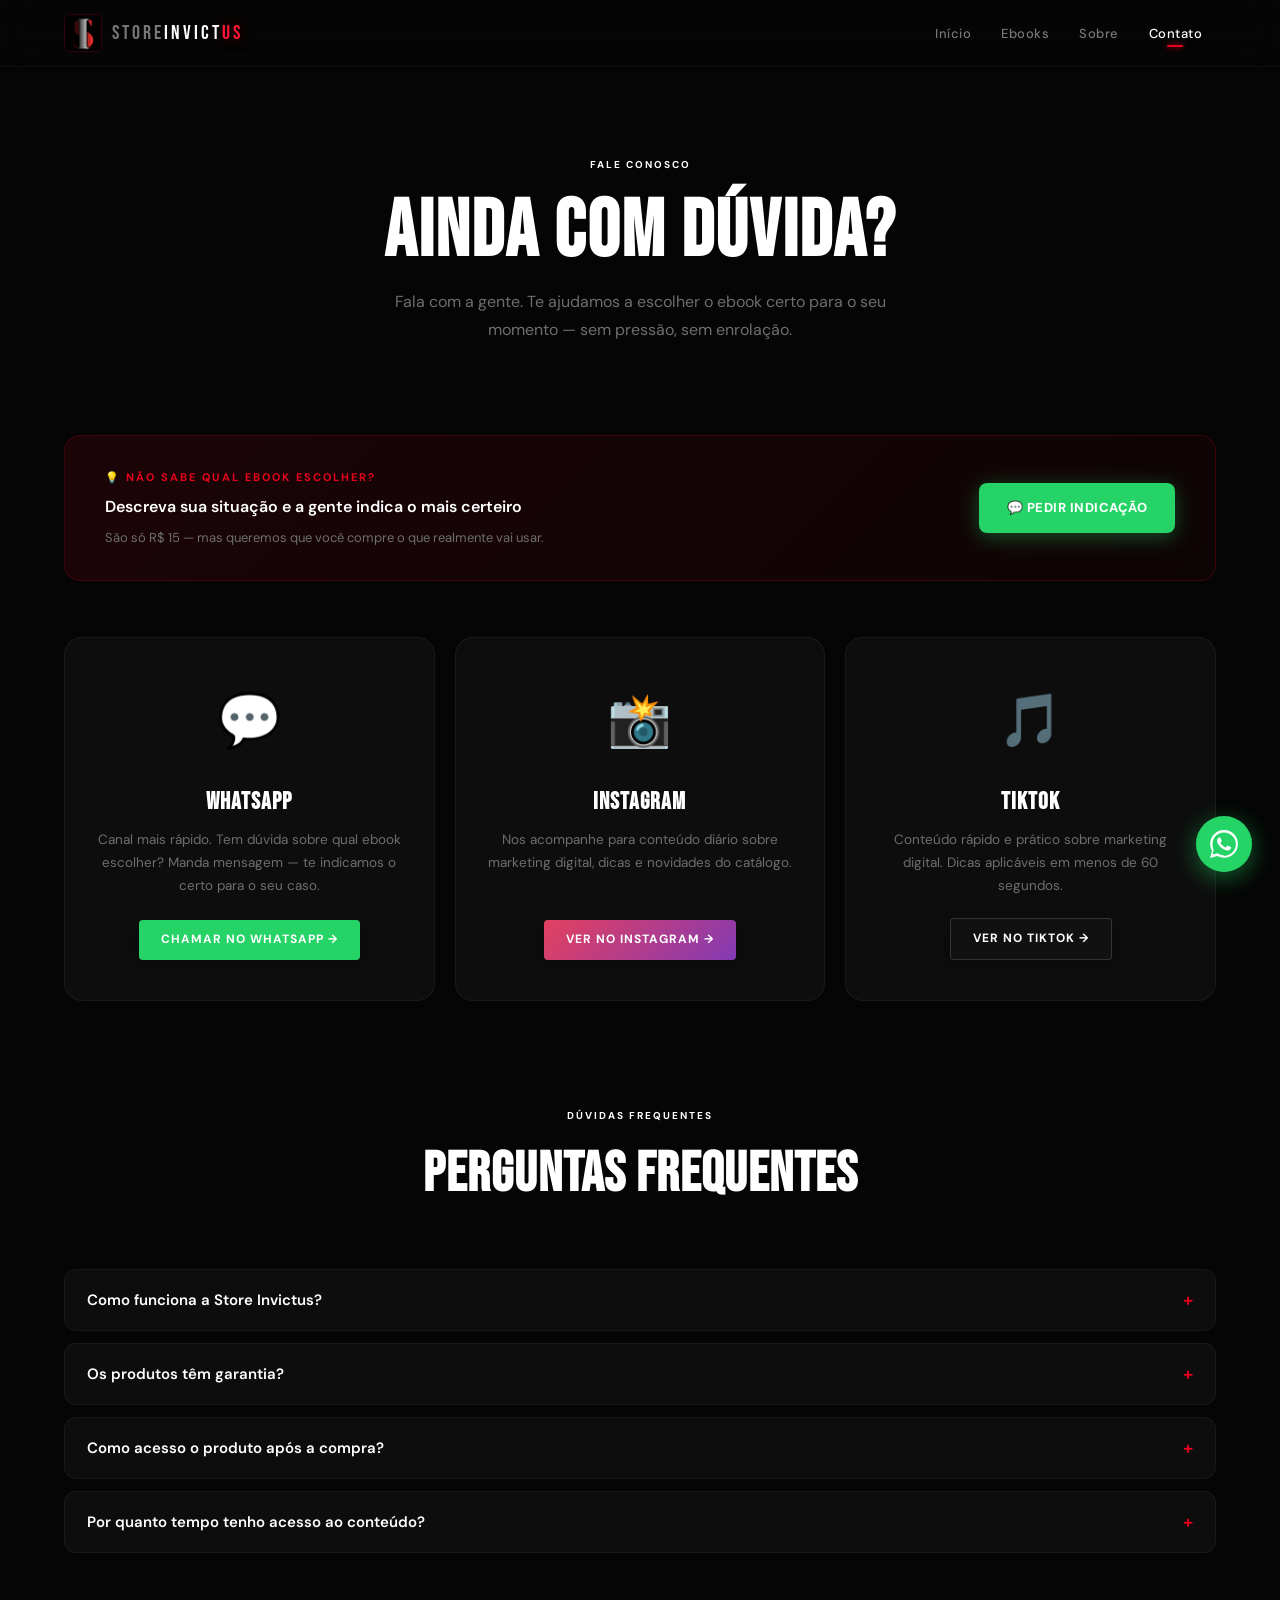
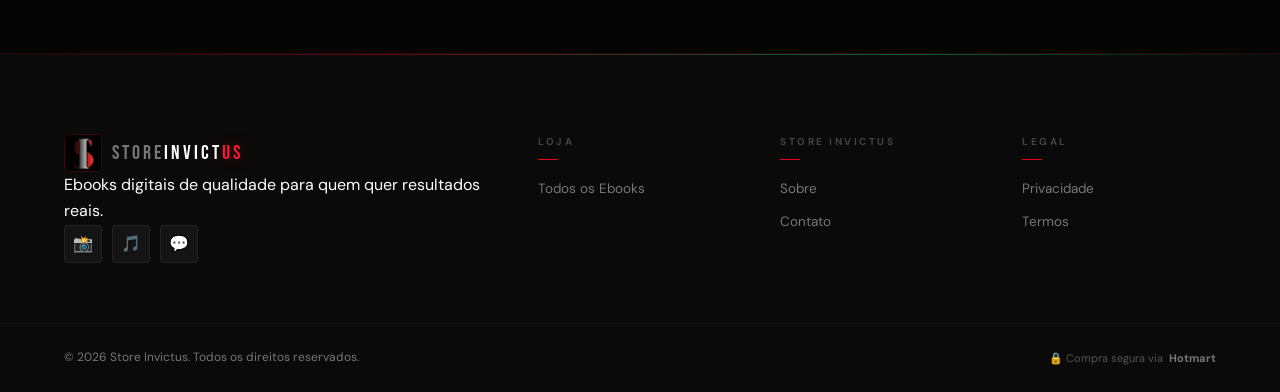
<file: contato.html>
<!DOCTYPE html>
<html lang="pt-BR">
<head>
  <meta charset="UTF-8"/>
  <meta name="viewport" content="width=device-width,initial-scale=1.0"/>
  <title>Contato | Store Invictus</title>
  <link rel="icon" type="image/png" sizes="32x32" href="assets/img/logo.png">
  <meta name="theme-color" content="#E8001D">
  <meta name="description" content="Entre em contato com a Store Invictus pelo WhatsApp ou Instagram. Respondemos rápido.">
  <meta name="robots" content="index, follow">
  <link rel="canonical" href="https://storeinvictus.com.br/contato.html">
  <meta property="og:type" content="website">
  <meta property="og:url" content="https://storeinvictus.com.br/contato.html">
  <meta property="og:title" content="Contato | Store Invictus">
  <meta property="og:description" content="Entre em contato com a Store Invictus. Respondemos pelo WhatsApp rapidamente.">
  <meta property="og:image" content="https://storeinvictus.com.br/assets/img/logo.png">
  <meta property="og:locale" content="pt_BR">
  <link rel="preconnect" href="https://fonts.googleapis.com">
  <link rel="preconnect" href="https://fonts.gstatic.com" crossorigin>
  <link href="https://fonts.googleapis.com/css2?family=Bebas+Neue&family=DM+Sans:wght@300;400;500;600;700;900&display=swap" rel="stylesheet">
  <link rel="stylesheet" href="css/style.css">
  <style>
    .page-hero{padding:150px 0 70px;position:relative;overflow:hidden;text-align:center}
    .page-hero-inner{position:relative;z-index:1}
    .page-hero h1{font-family:'Bebas Neue',sans-serif;font-size:clamp(42px,7vw,80px);letter-spacing:2px;margin:14px 0 16px;line-height:1.0}
    .page-hero p{font-size:16px;color:#6e6e6e;max-width:520px;margin:0 auto;line-height:1.8}

    /* Canais */
    .canais-grid{display:grid;grid-template-columns:repeat(3,1fr);gap:20px;margin-top:56px}
    .canal-card{background:#0D0D0D;border:1px solid rgba(255,255,255,.05);border-radius:18px;padding:40px 28px;text-align:center;transition:all .3s;position:relative;overflow:hidden;text-decoration:none;color:#fff;display:flex;flex-direction:column;align-items:center}
    .canal-card::before{content:'';position:absolute;top:0;left:0;right:0;height:2px;transform:scaleX(0);transform-origin:left;transition:transform .4s;background:var(--clr,#E8001D)}
    .canal-card:hover{transform:translateY(-7px);border-color:rgba(232,0,29,.15)}
    .canal-card:hover::before{transform:scaleX(1)}
    .canal-icon{font-size:52px;display:block;margin-bottom:18px}
    .canal-card h3{font-family:'Bebas Neue',sans-serif;font-size:24px;letter-spacing:1px;margin-bottom:8px}
    .canal-card p{font-size:13.5px;color:#6e6e6e;line-height:1.7;margin-bottom:20px;flex:1}
    .canal-btn{display:inline-flex;align-items:center;gap:8px;padding:10px 22px;border-radius:4px;font-size:12px;font-weight:700;letter-spacing:1px;text-transform:uppercase;transition:all .3s;text-decoration:none;background:var(--clr,#E8001D);color:#fff;box-shadow:0 4px 16px rgba(0,0,0,.3)}
    .canal-btn:hover{transform:translateY(-2px);filter:brightness(1.1)}

    /* FAQ */
    .faq-list{display:flex;flex-direction:column;gap:12px;margin-top:48px}
    .faq-item{background:#0D0D0D;border:1px solid rgba(255,255,255,.05);border-radius:12px;overflow:hidden}
    .faq-btn{width:100%;display:flex;align-items:center;justify-content:space-between;padding:18px 22px;background:transparent;border:none;color:#fff;cursor:pointer;font-family:'DM Sans',sans-serif;font-size:15px;font-weight:600;text-align:left;transition:all .2s;gap:12px}
    .faq-btn:hover{color:#FF1535}
    .faq-btn.open{color:#FF1535}
    .faq-icon{font-size:18px;flex-shrink:0;transition:transform .3s;color:#E8001D}
    .faq-btn.open .faq-icon{transform:rotate(45deg)}
    .faq-body{max-height:0;overflow:hidden;transition:max-height .35s ease}
    .faq-body p{padding:0 22px 20px;font-size:14px;color:#6e6e6e;line-height:1.8}
    .faq-body a{color:#FF1535}

    @media(max-width:768px){.canais-grid{grid-template-columns:1fr}}
  </style>
</head>
<body>
  <a href="#main-content" class="skip-link">Ir para o conteúdo</a>
  <nav class="navbar" id="navbar">
    <div class="container nav-inner">
      <a href="index.html" class="logo"><img src="assets/img/logo.png" alt="Store Invictus" class="logo-img" width="38" height="38"><div class="logo-text"><span class="logo-store">STORE</span><span class="logo-invictus">INVICT<span class="hl">US</span></span></div></a>
      <ul class="nav-links">
        <li><a href="index.html">Início</a></li>
        <li><a href="ebooks.html">Ebooks</a></li>
        <li><a href="sobre.html">Sobre</a></li>
        <li><a href="contato.html" class="active">Contato</a></li>
      </ul>
      <button class="hamburger" id="hamburger" aria-label="Abrir menu" aria-expanded="false"><span></span><span></span><span></span></button>
    </div>
  </nav>
  <nav class="mobile-menu" id="mobile-menu">
    <a href="index.html">Início</a><a href="ebooks.html">Ebooks</a>
    <a href="sobre.html">Sobre</a><a href="contato.html">Contato</a>
    
  </nav>

  <main id="main-content">
    <section class="page-hero">
      <div class="bg-radials" aria-hidden="true"></div>
      <div class="bg-grid" aria-hidden="true"></div>
      <div class="page-hero-inner">
        <span class="badge badge-R">Fale conosco</span>
        <div class="div-line div-center"></div>
        <h1>AINDA COM <span class="txt-grad">DÚVIDA?</span></h1>
        <p>Fala com a gente. Te ajudamos a escolher o ebook certo para o seu momento — sem pressão, sem enrolação.</p>
      </div>
    </section>

    <section class="section" style="padding-top:20px">
      <div class="container">

        <!-- Box de direcionamento -->
        <div style="background:linear-gradient(135deg,rgba(232,0,29,.1),rgba(232,0,29,.04));border:1px solid rgba(232,0,29,.2);border-radius:16px;padding:32px 40px;display:flex;align-items:center;justify-content:space-between;gap:24px;flex-wrap:wrap;margin-bottom:48px" data-reveal>
          <div>
            <div style="font-size:11px;font-weight:700;letter-spacing:2px;text-transform:uppercase;color:#E8001D;margin-bottom:8px">💡 Não sabe qual ebook escolher?</div>
            <p style="font-size:16px;font-weight:600;color:#fff;margin-bottom:6px">Descreva sua situação e a gente indica o mais certeiro</p>
            <p style="font-size:13px;color:#6e6e6e">São só R$ 15 — mas queremos que você compre o que realmente vai usar.</p>
          </div>
          <a href="https://wa.me/5512988060658?text=Ol%C3%A1!%20Preciso%20de%20ajuda%20para%20escolher%20um%20ebook." target="_blank" rel="noopener" style="display:inline-flex;align-items:center;gap:8px;padding:14px 28px;border-radius:8px;background:#25D366;color:#fff;font-weight:800;font-size:13px;letter-spacing:.5px;text-transform:uppercase;text-decoration:none;white-space:nowrap;flex-shrink:0;box-shadow:0 4px 20px rgba(37,211,102,.35)">💬 Pedir Indicação</a>
        </div>

                <div class="canais-grid">
          <a href="https://wa.me/5512988060658?text=Ol%C3%A1!%20Vim%20pelo%20site%20da%20Store%20Invictus%20e%20gostaria%20de%20tirar%20uma%20d%C3%BAvida." target="_blank" rel="noopener" class="canal-card" style="--clr:#25D366" data-reveal>
            <span class="canal-icon">💬</span>
            <h3>WHATSAPP</h3>
            <p>Canal mais rápido. Tem dúvida sobre qual ebook escolher? Manda mensagem — te indicamos o certo para o seu caso.</p>
            <span class="canal-btn" style="background:#25D366">Chamar no WhatsApp →</span>
          </a>
          <a href="https://www.instagram.com/store_invictus7/" target="_blank" rel="noopener" class="canal-card" style="--clr:#E4405F" data-reveal style="animation-delay:100ms">
            <span class="canal-icon">📸</span>
            <h3>INSTAGRAM</h3>
            <p>Nos acompanhe para conteúdo diário sobre marketing digital, dicas e novidades do catálogo.</p>
            <span class="canal-btn" style="background:linear-gradient(135deg,#E4405F,#833AB4)">Ver no Instagram →</span>
          </a>
          <a href="https://www.tiktok.com/@store.invictus" target="_blank" rel="noopener" class="canal-card" style="--clr:#000" data-reveal style="animation-delay:200ms">
            <span class="canal-icon">🎵</span>
            <h3>TIKTOK</h3>
            <p>Conteúdo rápido e prático sobre marketing digital. Dicas aplicáveis em menos de 60 segundos.</p>
            <span class="canal-btn" style="background:#111;border:1px solid rgba(255,255,255,.15)">Ver no TikTok →</span>
          </a>
        </div>

        <!-- FAQ -->
        <div style="margin-top:100px" id="faq">
          <div style="text-align:center" data-reveal>
            <span class="badge badge-G">Dúvidas frequentes</span>
            <div class="div-line div-center"></div>
            <h2 style="font-family:'Bebas Neue',sans-serif;font-size:clamp(32px,4.5vw,56px);letter-spacing:1px">PERGUNTAS <span class="txt-grad">FREQUENTES</span></h2>
          </div>
          <div class="faq-list" data-reveal>

            <div class="faq-item">
              <button class="faq-btn" aria-expanded="false">Como funciona a Store Invictus?<span class="faq-icon">+</span></button>
              <div class="faq-body"><p>Somos uma loja de ebooks digitais próprios. Todo conteúdo é desenvolvido pela Store Invictus e vendido diretamente pela Hotmart. Ao comprar, você recebe acesso imediato ao material.</p></div>
            </div>

            <div class="faq-item">
              <button class="faq-btn" aria-expanded="false">Os produtos têm garantia?<span class="faq-icon">+</span></button>
              <div class="faq-body"><p>Sim. Todos os ebooks possuem garantia de 7 dias pela Hotmart. Caso não fique satisfeito, basta solicitar o reembolso diretamente na plataforma.</p></div>
            </div>

            <div class="faq-item">
              <button class="faq-btn" aria-expanded="false">Como acesso o produto após a compra?<span class="faq-icon">+</span></button>
              <div class="faq-body"><p>Após a compra, você recebe um email da Hotmart com o acesso. Em caso de dúvidas, entre em contato com o suporte da Hotmart ou <a href="https://wa.me/5512988060658" target="_blank" rel="noopener">nos mande uma mensagem no WhatsApp</a> que te ajudamos.</p></div>
            </div>

            <div class="faq-item">
              <button class="faq-btn" aria-expanded="false">Por quanto tempo tenho acesso ao conteúdo?<span class="faq-icon">+</span></button>
              <div class="faq-body"><p>A maioria dos produtos oferece acesso vitalício — você compra uma vez e acessa para sempre. Verifique as condições específicas de cada produto na página de checkout da plataforma.</p></div>
            </div>

          </div>
        </div>

      </div>
    </section>
  </main>

  <footer role="contentinfo">
    <div class="footer-top"><div class="container"><div class="footer-grid">
      <div><a href="index.html" class="logo"><img src="assets/img/logo.png" alt="Store Invictus" class="logo-img" width="38" height="38"><div class="logo-text"><span class="logo-store">STORE</span><span class="logo-invictus">INVICT<span class="hl">US</span></span></div></a><p class="footer-desc">Ebooks digitais de qualidade para quem quer resultados reais.</p><div class="footer-social"><a href="https://www.instagram.com/store_invictus7/" target="_blank" rel="noopener" class="soc-btn">📸</a><a href="https://www.tiktok.com/@store.invictus" target="_blank" rel="noopener" class="soc-btn">🎵</a><a href="https://wa.me/5512988060658" target="_blank" rel="noopener" class="soc-btn">💬</a></div></div>
      <div class="footer-col"><h4>Loja</h4><nav class="foot-links"><a href="ebooks.html">Todos os Ebooks</a></nav></div>
      <div class="footer-col"><h4>Store Invictus</h4><nav class="foot-links"><a href="sobre.html">Sobre</a><a href="contato.html">Contato</a></nav></div>
      <div class="footer-col"><h4>Legal</h4><nav class="foot-links"><a href="privacidade.html">Privacidade</a><a href="termos.html">Termos</a></nav></div>
    </div></div></div>
    <div class="footer-bottom"><div class="container"><div class="fbot-inner"><span>© 2026 Store Invictus. Todos os direitos reservados.</span><span style="display:flex;align-items:center;gap:6px;font-size:11px;color:#555">🔒 Compra segura via <strong style="color:#777">Hotmart</strong></span></div></div></div>
  </footer>

    <a href="https://wa.me/5512988060658?text=Ol%C3%A1!%20Vim%20pelo%20site%20da%20Store%20Invictus." target="_blank" rel="noopener" class="wa-float" aria-label="WhatsApp">
    <span class="wa-pulse"></span>
    <svg viewBox="0 0 24 24" xmlns="http://www.w3.org/2000/svg" style="width:28px;height:28px;fill:#fff;display:block;position:relative;z-index:1;flex-shrink:0"><path d="M17.472 14.382c-.297-.149-1.758-.867-2.03-.967-.273-.099-.471-.148-.67.15-.197.297-.767.966-.94 1.164-.173.199-.347.223-.644.075-.297-.15-1.255-.463-2.39-1.475-.883-.788-1.48-1.761-1.653-2.059-.173-.297-.018-.458.13-.606.134-.133.298-.347.446-.52.149-.174.198-.298.298-.497.099-.198.05-.371-.025-.52-.075-.149-.669-1.612-.916-2.207-.242-.579-.487-.5-.669-.51-.173-.008-.371-.01-.57-.01-.198 0-.52.074-.792.372-.272.297-1.04 1.016-1.04 2.479 0 1.462 1.065 2.875 1.213 3.074.149.198 2.096 3.2 5.077 4.487.709.306 1.262.489 1.694.625.712.227 1.36.195 1.871.118.571-.085 1.758-.719 2.006-1.413.248-.694.248-1.289.173-1.413-.074-.124-.272-.198-.57-.347zm-5.421 7.403h-.004a10.17 10.17 0 01-5.458-1.57l-.39-.233-4.052.97.98-3.966-.255-.408A10.18 10.18 0 012.18 12.01C2.18 6.57 6.57 2.18 12.01 2.18c2.706 0 5.247 1.054 7.16 2.967a10.06 10.06 0 012.96 7.163c-.003 5.45-4.437 9.876-9.879 9.876zm8.413-18.297A11.815 11.815 0 0012.05 0C5.495 0 .16 5.335.157 11.892c0 2.096.547 4.142 1.588 5.945L.057 24l6.305-1.654a11.882 11.882 0 005.683 1.448h.005c6.554 0 11.89-5.335 11.893-11.893a11.821 11.821 0 00-3.48-8.413z"/></svg>
    <div class="wa-tip" aria-hidden="true">Tire suas dúvidas! 😊</div>
  </a>

  <script src="js/main.js" defer></script>
  <script>
    // FAQ accordion
    document.querySelectorAll('.faq-btn').forEach(btn=>{
      btn.addEventListener('click',()=>{
        const isOpen=btn.classList.contains('open');
        document.querySelectorAll('.faq-btn').forEach(b=>{b.classList.remove('open');b.setAttribute('aria-expanded','false');b.nextElementSibling.style.maxHeight='0'});
        if(!isOpen){btn.classList.add('open');btn.setAttribute('aria-expanded','true');btn.nextElementSibling.style.maxHeight=btn.nextElementSibling.scrollHeight+34+'px'}
      });
    });
  </script>
</body>
</html>
</file>
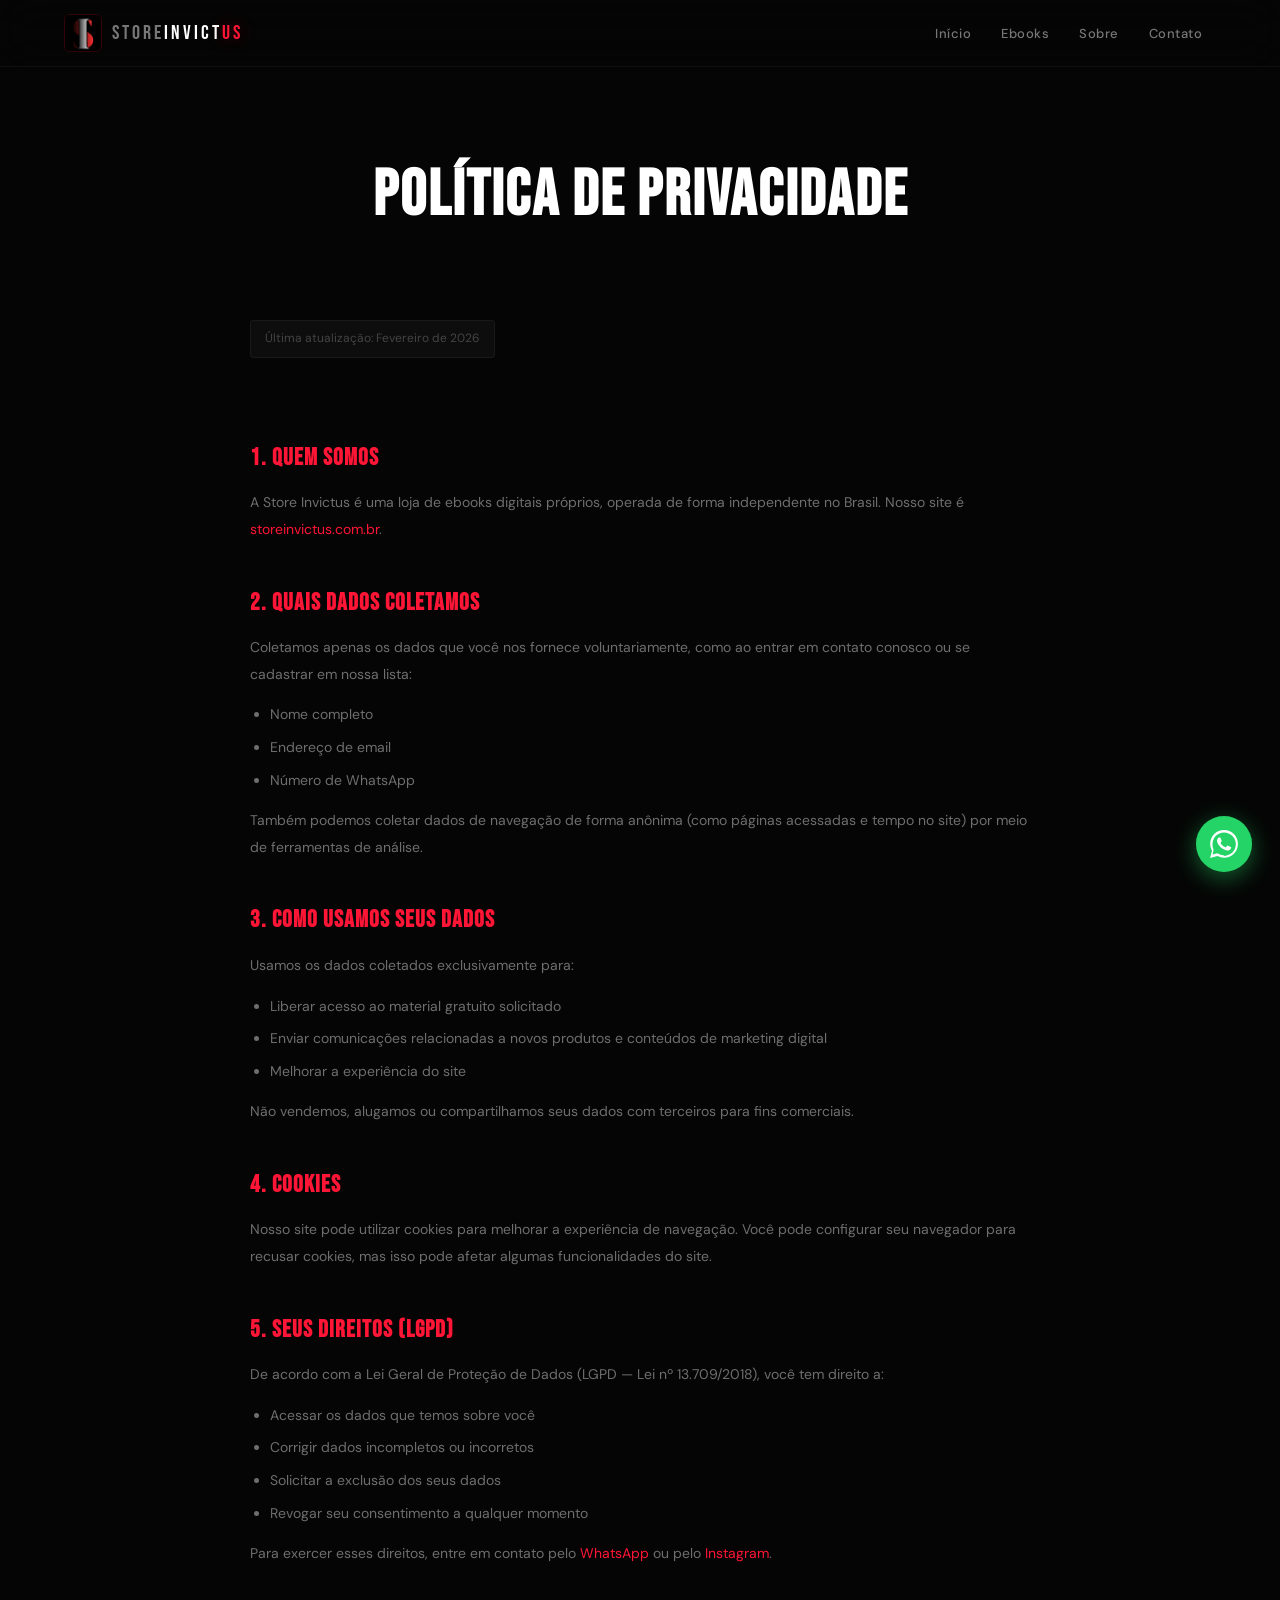
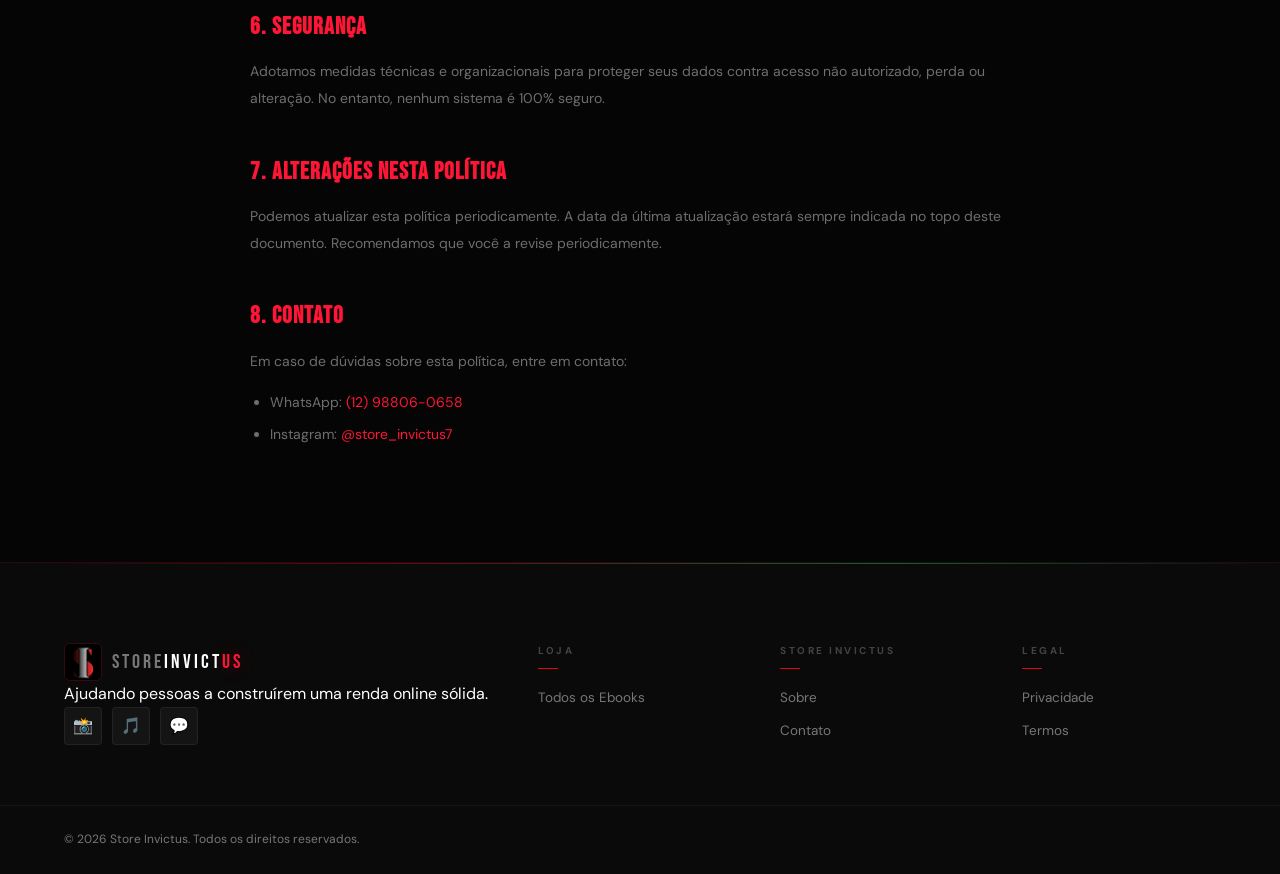
<file: privacidade.html>
<!DOCTYPE html>
<html lang="pt-BR">
<head>
  <meta charset="UTF-8"/>
  <meta name="viewport" content="width=device-width,initial-scale=1.0"/>
  <title>Política de Privacidade | Store Invictus</title>
  <link rel="icon" type="image/png" sizes="32x32" href="assets/img/logo.png">
  <meta name="theme-color" content="#E8001D">
  <meta name="description" content="Política de Privacidade da Store Invictus. Saiba como tratamos seus dados.">
  <meta name="robots" content="index, follow">
  <link rel="canonical" href="https://storeinvictus.com.br/privacidade.html">
  <link rel="preconnect" href="https://fonts.googleapis.com">
  <link rel="preconnect" href="https://fonts.gstatic.com" crossorigin>
  <link href="https://fonts.googleapis.com/css2?family=Bebas+Neue&family=DM+Sans:wght@300;400;500;600;700;900&display=swap" rel="stylesheet">
  <link rel="stylesheet" href="css/style.css">
  <style>
    .page-hero{padding:150px 0 60px;position:relative;overflow:hidden;text-align:center}
    .page-hero-inner{position:relative;z-index:1}
    .page-hero h1{font-family:'Bebas Neue',sans-serif;font-size:clamp(36px,5vw,64px);letter-spacing:2px;margin:14px 0 12px;line-height:1.0}
    .legal-wrap{max-width:780px;margin:0 auto;padding:20px 0 100px}
    .legal-wrap h2{font-family:'Bebas Neue',sans-serif;font-size:24px;letter-spacing:1px;color:#FF1535;margin:40px 0 12px}
    .legal-wrap p{font-size:14px;color:#6e6e6e;line-height:1.9;margin-bottom:14px}
    .legal-wrap ul{padding-left:20px;margin-bottom:14px}
    .legal-wrap ul li{font-size:14px;color:#6e6e6e;line-height:1.9;margin-bottom:6px;list-style:disc}
    .legal-wrap a{color:#FF1535}
    .legal-date{font-size:12px;color:#444;margin-bottom:40px;padding:8px 14px;background:#0D0D0D;border:1px solid rgba(255,255,255,.05);border-radius:4px;display:inline-block}
  </style>
</head>
<body>
  <a href="#main-content" class="skip-link">Ir para o conteúdo</a>
  <nav class="navbar" id="navbar">
    <div class="container nav-inner">
      <a href="index.html" class="logo"><img src="assets/img/logo.png" alt="Store Invictus" class="logo-img" width="38" height="38"><div class="logo-text"><span class="logo-store">STORE</span><span class="logo-invictus">INVICT<span class="hl">US</span></span></div></a>
      <ul class="nav-links">
        <li><a href="index.html">Início</a></li>
        <li><a href="ebooks.html">Ebooks</a></li>
        <li><a href="sobre.html">Sobre</a></li><li><a href="contato.html">Contato</a></li>
      </ul>
      <button class="hamburger" id="hamburger" aria-label="Abrir menu" aria-expanded="false"><span></span><span></span><span></span></button>
    </div>
  </nav>
  <nav class="mobile-menu" id="mobile-menu">
    <a href="index.html">Início</a><a href="ebooks.html">Ebooks</a>
    <a href="sobre.html">Sobre</a><a href="contato.html">Contato</a>
    
  </nav>

  <main id="main-content">
    <section class="page-hero">
      <div class="bg-radials" aria-hidden="true"></div>
      <div class="bg-grid" aria-hidden="true"></div>
      <div class="page-hero-inner">
        <h1>POLÍTICA DE <span class="txt-grad">PRIVACIDADE</span></h1>
      </div>
    </section>
    <div class="container">
      <div class="legal-wrap">
        <span class="legal-date">Última atualização: Fevereiro de 2026</span>

        <h2>1. QUEM SOMOS</h2>
        <p>A Store Invictus é uma loja de ebooks digitais próprios, operada de forma independente no Brasil. Nosso site é <a href="https://storeinvictus.com.br">storeinvictus.com.br</a>.</p>

        <h2>2. QUAIS DADOS COLETAMOS</h2>
        <p>Coletamos apenas os dados que você nos fornece voluntariamente, como ao entrar em contato conosco ou se cadastrar em nossa lista:</p>
        <ul>
          <li>Nome completo</li>
          <li>Endereço de email</li>
          <li>Número de WhatsApp</li>
        </ul>
        <p>Também podemos coletar dados de navegação de forma anônima (como páginas acessadas e tempo no site) por meio de ferramentas de análise.</p>

        <h2>3. COMO USAMOS SEUS DADOS</h2>
        <p>Usamos os dados coletados exclusivamente para:</p>
        <ul>
          <li>Liberar acesso ao material gratuito solicitado</li>
          <li>Enviar comunicações relacionadas a novos produtos e conteúdos de marketing digital</li>
          <li>Melhorar a experiência do site</li>
        </ul>
        <p>Não vendemos, alugamos ou compartilhamos seus dados com terceiros para fins comerciais.</p>

        <h2>4. COOKIES</h2>
        <p>Nosso site pode utilizar cookies para melhorar a experiência de navegação. Você pode configurar seu navegador para recusar cookies, mas isso pode afetar algumas funcionalidades do site.</p>

        <h2>5. SEUS DIREITOS (LGPD)</h2>
        <p>De acordo com a Lei Geral de Proteção de Dados (LGPD — Lei nº 13.709/2018), você tem direito a:</p>
        <ul>
          <li>Acessar os dados que temos sobre você</li>
          <li>Corrigir dados incompletos ou incorretos</li>
          <li>Solicitar a exclusão dos seus dados</li>
          <li>Revogar seu consentimento a qualquer momento</li>
        </ul>
        <p>Para exercer esses direitos, entre em contato pelo <a href="https://wa.me/5512988060658" target="_blank" rel="noopener">WhatsApp</a> ou pelo <a href="https://www.instagram.com/store_invictus7/" target="_blank" rel="noopener">Instagram</a>.</p>

        <h2>6. SEGURANÇA</h2>
        <p>Adotamos medidas técnicas e organizacionais para proteger seus dados contra acesso não autorizado, perda ou alteração. No entanto, nenhum sistema é 100% seguro.</p>

        <h2>7. ALTERAÇÕES NESTA POLÍTICA</h2>
        <p>Podemos atualizar esta política periodicamente. A data da última atualização estará sempre indicada no topo deste documento. Recomendamos que você a revise periodicamente.</p>

        <h2>8. CONTATO</h2>
        <p>Em caso de dúvidas sobre esta política, entre em contato:</p>
        <ul>
          <li>WhatsApp: <a href="https://wa.me/5512988060658" target="_blank" rel="noopener">(12) 98806-0658</a></li>
          <li>Instagram: <a href="https://www.instagram.com/store_invictus7/" target="_blank" rel="noopener">@store_invictus7</a></li>
        </ul>
      </div>
    </div>
  </main>

  <footer role="contentinfo">
    <div class="footer-top"><div class="container"><div class="footer-grid">
      <div><a href="index.html" class="logo"><img src="assets/img/logo.png" alt="Store Invictus" class="logo-img" width="38" height="38"><div class="logo-text"><span class="logo-store">STORE</span><span class="logo-invictus">INVICT<span class="hl">US</span></span></div></a><p class="footer-desc">Ajudando pessoas a construírem uma renda online sólida.</p><div class="footer-social"><a href="https://www.instagram.com/store_invictus7/" target="_blank" rel="noopener" class="soc-btn">📸</a><a href="https://www.tiktok.com/@store.invictus" target="_blank" rel="noopener" class="soc-btn">🎵</a><a href="https://wa.me/5512988060658" target="_blank" rel="noopener" class="soc-btn">💬</a></div></div>
      <div class="footer-col"><h4>Loja</h4><nav class="foot-links"><a href="ebooks.html">Todos os Ebooks</a></nav></div>
      <div class="footer-col"><h4>Store Invictus</h4><nav class="foot-links"><a href="sobre.html">Sobre</a><a href="contato.html">Contato</a></nav></div>
      <div class="footer-col"><h4>Legal</h4><nav class="foot-links"><a href="privacidade.html">Privacidade</a><a href="termos.html">Termos</a></nav></div>
    </div></div></div>
    <div class="footer-bottom"><div class="container"><div class="fbot-inner"><span>© 2026 Store Invictus. Todos os direitos reservados.</span></div></div></div>
  </footer>
    <a href="https://wa.me/5512988060658?text=Ol%C3%A1!%20Vim%20pelo%20site%20da%20Store%20Invictus." target="_blank" rel="noopener" class="wa-float" aria-label="WhatsApp">
    <span class="wa-pulse"></span>
    <svg viewBox="0 0 24 24" xmlns="http://www.w3.org/2000/svg" style="width:28px;height:28px;fill:#fff;display:block;position:relative;z-index:1;flex-shrink:0"><path d="M17.472 14.382c-.297-.149-1.758-.867-2.03-.967-.273-.099-.471-.148-.67.15-.197.297-.767.966-.94 1.164-.173.199-.347.223-.644.075-.297-.15-1.255-.463-2.39-1.475-.883-.788-1.48-1.761-1.653-2.059-.173-.297-.018-.458.13-.606.134-.133.298-.347.446-.52.149-.174.198-.298.298-.497.099-.198.05-.371-.025-.52-.075-.149-.669-1.612-.916-2.207-.242-.579-.487-.5-.669-.51-.173-.008-.371-.01-.57-.01-.198 0-.52.074-.792.372-.272.297-1.04 1.016-1.04 2.479 0 1.462 1.065 2.875 1.213 3.074.149.198 2.096 3.2 5.077 4.487.709.306 1.262.489 1.694.625.712.227 1.36.195 1.871.118.571-.085 1.758-.719 2.006-1.413.248-.694.248-1.289.173-1.413-.074-.124-.272-.198-.57-.347zm-5.421 7.403h-.004a10.17 10.17 0 01-5.458-1.57l-.39-.233-4.052.97.98-3.966-.255-.408A10.18 10.18 0 012.18 12.01C2.18 6.57 6.57 2.18 12.01 2.18c2.706 0 5.247 1.054 7.16 2.967a10.06 10.06 0 012.96 7.163c-.003 5.45-4.437 9.876-9.879 9.876zm8.413-18.297A11.815 11.815 0 0012.05 0C5.495 0 .16 5.335.157 11.892c0 2.096.547 4.142 1.588 5.945L.057 24l6.305-1.654a11.882 11.882 0 005.683 1.448h.005c6.554 0 11.89-5.335 11.893-11.893a11.821 11.821 0 00-3.48-8.413z"/></svg>
    <div class="wa-tip" aria-hidden="true">Tire suas dúvidas! 😊</div>
  </a>
  <script src="js/main.js" defer></script>
</body>
</html>
</file>
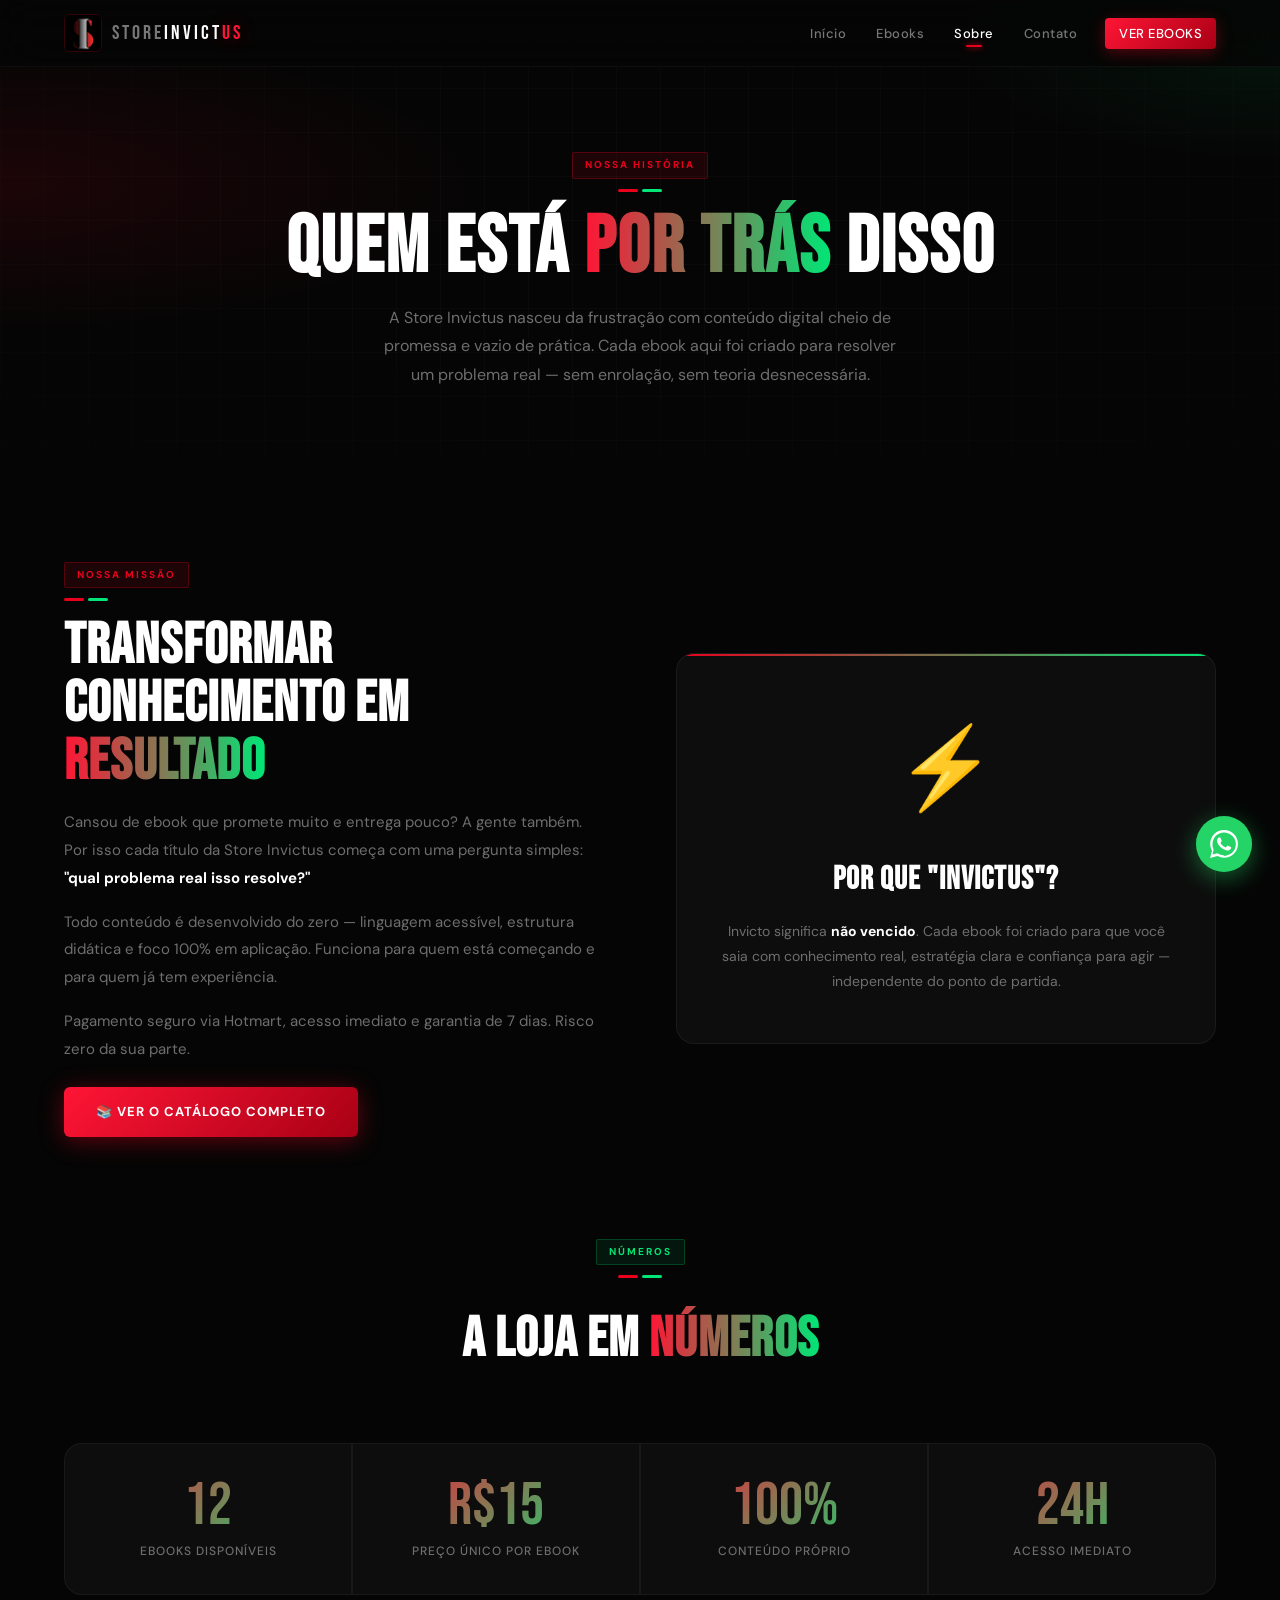
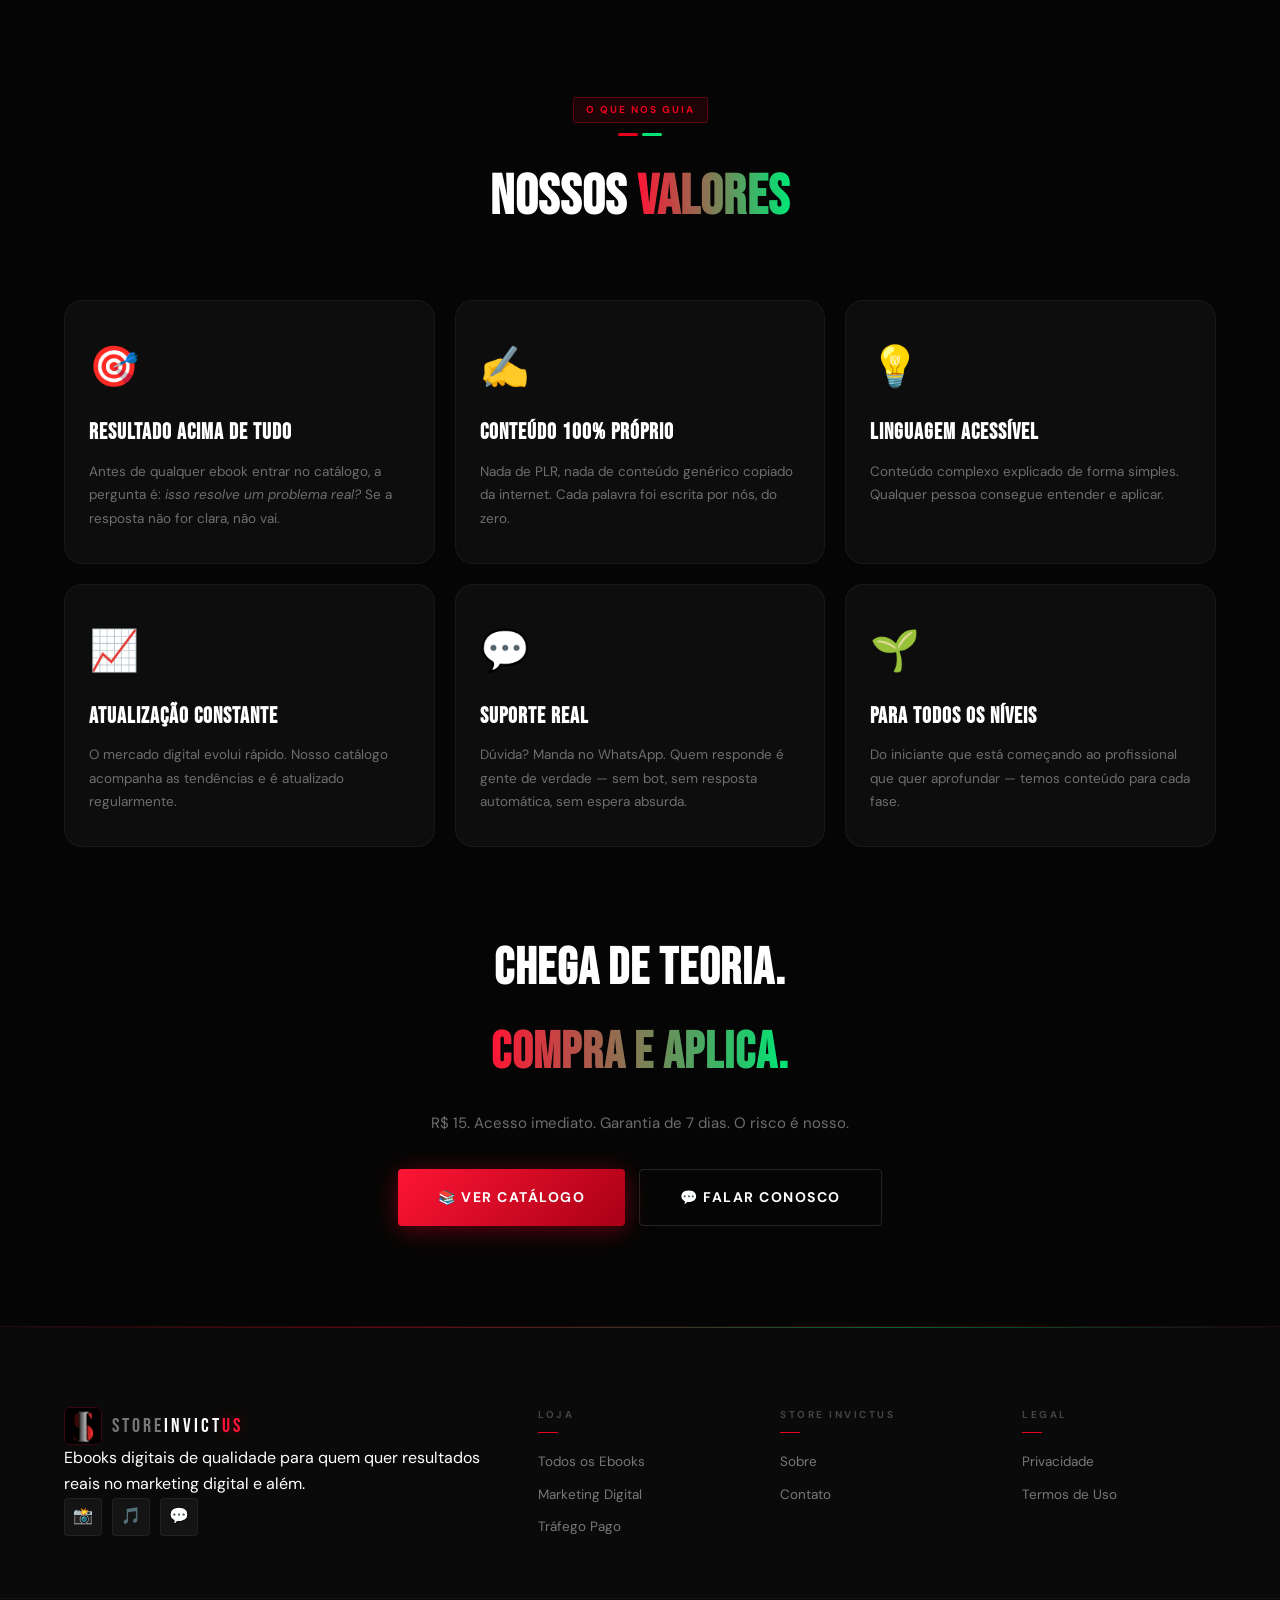
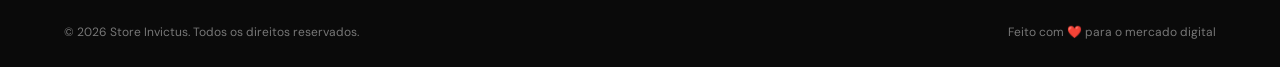
<file: sobre.html>
<!DOCTYPE html>
<html lang="pt-BR">
<head>
  <meta charset="UTF-8"/>
  <meta name="viewport" content="width=device-width,initial-scale=1.0"/>
  <title>Sobre | Store Invictus</title>
  <link rel="icon" type="image/png" sizes="32x32" href="assets/img/logo.png">
  <meta name="theme-color" content="#E8001D">
  <meta name="description" content="Conheça a Store Invictus — nossa missão é democratizar o acesso ao conhecimento digital através de ebooks práticos e acessíveis.">
  <meta name="robots" content="index, follow">
  <link rel="canonical" href="https://storeinvictus.com.br/sobre.html">
  <meta property="og:type" content="website">
  <meta property="og:url" content="https://storeinvictus.com.br/sobre.html">
  <meta property="og:title" content="Sobre | Store Invictus">
  <meta property="og:description" content="Conheça a Store Invictus — missão, valores e quem está por trás dos ebooks.">
  <meta property="og:image" content="https://storeinvictus.com.br/assets/img/logo.png">
  <meta property="og:locale" content="pt_BR">
  <link rel="preconnect" href="https://fonts.googleapis.com">
  <link rel="preconnect" href="https://fonts.gstatic.com" crossorigin>
  <link href="https://fonts.googleapis.com/css2?family=Bebas+Neue&family=DM+Sans:wght@300;400;500;600;700;900&display=swap" rel="stylesheet">
  <link rel="stylesheet" href="css/style.css">
  <style>
    .page-hero{padding:150px 0 70px;position:relative;overflow:hidden;text-align:center}
    .bg-radials{position:absolute;inset:0;pointer-events:none;background:radial-gradient(ellipse 70% 60% at 0% 40%,rgba(232,0,29,.1),transparent 55%),radial-gradient(ellipse 50% 50% at 100% 10%,rgba(0,230,118,.07),transparent 50%)}
    .bg-grid{position:absolute;inset:0;pointer-events:none;background-image:linear-gradient(rgba(255,255,255,.022) 1px,transparent 1px),linear-gradient(90deg,rgba(255,255,255,.022) 1px,transparent 1px);background-size:44px 44px;mask-image:radial-gradient(ellipse 90% 90% at 50% 50%,black 20%,transparent 100%)}
    .page-hero-inner{position:relative;z-index:1}
    .page-hero h1{font-family:'Bebas Neue',sans-serif;font-size:clamp(42px,7vw,80px);letter-spacing:2px;margin:14px 0 16px;line-height:1.0}
    .page-hero p{font-size:16px;color:#6e6e6e;max-width:520px;margin:0 auto;line-height:1.8}
    .txt-grad{background:linear-gradient(90deg,#FF1535,#00E676);-webkit-background-clip:text;-webkit-text-fill-color:transparent;background-clip:text}

    .btn{display:inline-flex;align-items:center;gap:8px;padding:13px 32px;border-radius:4px;font-weight:700;font-size:13px;letter-spacing:1.5px;text-transform:uppercase;border:none;transition:all .3s;font-family:'DM Sans',sans-serif;cursor:pointer;text-decoration:none}
    .btn-primary{background:linear-gradient(135deg,#FF1535,#A80015);color:#fff;box-shadow:0 4px 24px rgba(232,0,29,.4)}
    .btn-primary:hover{transform:translateY(-2px);box-shadow:0 12px 36px rgba(232,0,29,.5)}
    .btn-green{background:linear-gradient(135deg,#00E676,#00A152);color:#050505;font-weight:800;box-shadow:0 4px 24px rgba(0,230,118,.35)}
    .btn-green:hover{transform:translateY(-2px)}
    .btn-outline{background:transparent;color:#fff;border:1px solid rgba(255,255,255,.12)}
    .btn-outline:hover{border-color:#E8001D;color:#FF1535;transform:translateY(-2px)}
    .btn-lg{padding:16px 40px;font-size:14px}

    /* Missão */
    .missao-grid{display:grid;grid-template-columns:1fr 1fr;gap:72px;align-items:center;margin-top:80px}
    .missao-card{background:#0D0D0D;border:1px solid rgba(255,255,255,.06);border-radius:18px;padding:48px 36px;text-align:center;position:relative;overflow:hidden}
    .missao-card::before{content:'';position:absolute;top:0;left:0;right:0;height:2px;background:linear-gradient(90deg,#E8001D,#00E676)}
    .missao-emoji{font-size:80px;display:block;margin-bottom:20px}
    .missao-card h3{font-family:'Bebas Neue',sans-serif;font-size:32px;letter-spacing:1px;margin-bottom:12px}
    .missao-card p{font-size:14px;color:#6e6e6e;line-height:1.8}

    /* Valores */
    .valores-grid{display:grid;grid-template-columns:repeat(3,1fr);gap:20px;margin-top:56px}
    .valor-card{background:#0D0D0D;border:1px solid rgba(255,255,255,.05);border-radius:18px;padding:32px 24px;transition:all .3s;position:relative;overflow:hidden}
    .valor-card::after{content:'';position:absolute;bottom:0;left:0;right:0;height:2px;transform:scaleX(0);transform-origin:center;transition:transform .35s;background:var(--clr,#E8001D)}
    .valor-card:hover{transform:translateY(-6px);border-color:rgba(232,0,29,.15)}
    .valor-card:hover::after{transform:scaleX(1)}
    .valor-icon{font-size:40px;margin-bottom:16px;display:block}
    .valor-card h3{font-family:'Bebas Neue',sans-serif;font-size:22px;letter-spacing:1px;margin-bottom:8px}
    .valor-card p{font-size:13.5px;color:#6e6e6e;line-height:1.75}

    /* Números */
    .nums-grid{display:grid;grid-template-columns:repeat(4,1fr);gap:0;margin-top:56px}
    .num-item{text-align:center;padding:32px 20px;background:#0D0D0D;border:1px solid rgba(255,255,255,.05)}
    .num-item:first-child{border-radius:18px 0 0 18px}
    .num-item:last-child{border-radius:0 18px 18px 0}
    .num-val{font-family:'Bebas Neue',sans-serif;font-size:60px;line-height:1;background:linear-gradient(135deg,#FF1535,#00E676);-webkit-background-clip:text;-webkit-text-fill-color:transparent;background-clip:text}
    .num-lbl{font-size:12px;color:#6e6e6e;margin-top:6px;font-weight:500;letter-spacing:1px;text-transform:uppercase}

    /* CTA */
    .sobre-cta{text-align:center;padding:80px 0 0}
    .sobre-cta h3{font-family:'Bebas Neue',sans-serif;font-size:clamp(32px,4vw,56px);letter-spacing:1px;margin-bottom:14px}
    .sobre-cta p{font-size:15px;color:#6e6e6e;max-width:440px;margin:0 auto 32px;line-height:1.8}

    @keyframes fadeUp{from{opacity:0;transform:translateY(28px)}to{opacity:1;transform:translateY(0)}}
    [data-reveal]{opacity:0}
    [data-reveal].revealed{animation:fadeUp .65s cubic-bezier(0,0,.2,1) forwards}

    @media(max-width:900px){.missao-grid,.valores-grid{grid-template-columns:1fr}.nums-grid{grid-template-columns:repeat(2,1fr)}.num-item:first-child{border-radius:18px 18px 0 0}.num-item:last-child{border-radius:0 0 18px 18px}}
  </style>
</head>
<body>
  <a href="#main-content" class="skip-link">Ir para o conteúdo</a>
  <nav class="navbar" id="navbar">
    <div class="container nav-inner">
      <a href="index.html" class="logo"><img src="assets/img/logo.png" alt="Store Invictus" class="logo-img" width="38" height="38"><div class="logo-text"><span class="logo-store">STORE</span><span class="logo-invictus">INVICT<span class="hl">US</span></span></div></a>
      <ul class="nav-links">
        <li><a href="index.html">Início</a></li>
        <li><a href="ebooks.html">Ebooks</a></li>
        
        <li><a href="sobre.html" class="active">Sobre</a></li>
        <li><a href="contato.html">Contato</a></li>
        <li><a href="ebooks.html" class="btn-nav">Ver Ebooks</a></li>
      </ul>
      <button class="hamburger" id="hamburger" aria-label="Abrir menu" aria-expanded="false"><span></span><span></span><span></span></button>
    </div>
  </nav>
  <nav class="mobile-menu" id="mobile-menu">
    <a href="index.html">Início</a><a href="ebooks.html">Ebooks</a>
    <a href="sobre.html">Sobre</a>
    <a href="contato.html">Contato</a>
    <a href="ebooks.html" class="btn-nav">Ver Ebooks →</a>
  </nav>

  <main id="main-content">
    <section class="page-hero">
      <div class="bg-radials"></div>
      <div class="bg-grid"></div>
      <div class="page-hero-inner">
        <span style="display:inline-flex;align-items:center;gap:6px;padding:4px 12px;border-radius:2px;background:rgba(232,0,29,.1);color:#E8001D;border:1px solid rgba(232,0,29,.28);font-size:10px;font-weight:700;letter-spacing:2px;text-transform:uppercase">Nossa história</span>
        <div style="display:flex;gap:4px;width:44px;height:3px;margin:10px auto 16px"><div style="flex:1;background:#E8001D;border-radius:2px"></div><div style="flex:1;background:#00E676;border-radius:2px"></div></div>
        <h1>QUEM ESTÁ <span class="txt-grad">POR TRÁS</span> DISSO</h1>
        <p>A Store Invictus nasceu da frustração com conteúdo digital cheio de promessa e vazio de prática. Cada ebook aqui foi criado para resolver um problema real — sem enrolação, sem teoria desnecessária.</p>
      </div>
    </section>

    <section class="section" style="padding-top:20px">
      <div class="container">

        <!-- Missão -->
        <div class="missao-grid" data-reveal>
          <div>
            <span style="display:inline-flex;align-items:center;gap:6px;padding:4px 12px;border-radius:2px;background:rgba(232,0,29,.1);color:#E8001D;border:1px solid rgba(232,0,29,.28);font-size:10px;font-weight:700;letter-spacing:2px;text-transform:uppercase">Nossa missão</span>
            <div style="display:flex;gap:4px;width:44px;height:3px;margin:10px 0 16px"><div style="flex:1;background:#E8001D;border-radius:2px"></div><div style="flex:1;background:#00E676;border-radius:2px"></div></div>
            <h2 style="font-family:'Bebas Neue',sans-serif;font-size:clamp(36px,5vw,58px);letter-spacing:1px;margin-bottom:18px;line-height:1.0">TRANSFORMAR CONHECIMENTO EM <span class="txt-grad">RESULTADO</span></h2>
            <p style="font-size:15px;color:#6e6e6e;line-height:1.85;margin-bottom:16px">Cansou de ebook que promete muito e entrega pouco? A gente também. Por isso cada título da Store Invictus começa com uma pergunta simples: <strong style="color:#fff">"qual problema real isso resolve?"</strong></p>
            <p style="font-size:15px;color:#6e6e6e;line-height:1.85;margin-bottom:16px">Todo conteúdo é desenvolvido do zero — linguagem acessível, estrutura didática e foco 100% em aplicação. Funciona para quem está começando e para quem já tem experiência.</p>
            <p style="font-size:15px;color:#6e6e6e;line-height:1.85;margin-bottom:24px">Pagamento seguro via Hotmart, acesso imediato e garantia de 7 dias. Risco zero da sua parte.</p>
            <a href="ebooks.html" style="display:inline-flex;align-items:center;gap:8px;padding:14px 32px;border-radius:6px;background:linear-gradient(135deg,#FF1535,#A80015);color:#fff;font-weight:700;font-size:13px;letter-spacing:1px;text-transform:uppercase;text-decoration:none;box-shadow:0 4px 24px rgba(232,0,29,.4)">📚 Ver o Catálogo Completo</a>
          </div>
          <div>
            <div class="missao-card">
              <span class="missao-emoji">⚡</span>
              <h3>POR QUE "INVICTUS"?</h3>
              <p>Invicto significa <strong style="color:#fff">não vencido</strong>. Cada ebook foi criado para que você saia com conhecimento real, estratégia clara e confiança para agir — independente do ponto de partida.</p>
            </div>
          </div>
        </div>

        <!-- Números -->
        <div style="text-align:center;margin-top:100px" data-reveal>
          <span style="display:inline-flex;align-items:center;gap:6px;padding:4px 12px;border-radius:2px;background:rgba(0,230,118,.08);color:#00E676;border:1px solid rgba(0,230,118,.22);font-size:10px;font-weight:700;letter-spacing:2px;text-transform:uppercase">Números</span>
          <div style="display:flex;gap:4px;width:44px;height:3px;margin:10px auto 16px"><div style="flex:1;background:#E8001D;border-radius:2px"></div><div style="flex:1;background:#00E676;border-radius:2px"></div></div>
          <h2 style="font-family:'Bebas Neue',sans-serif;font-size:clamp(32px,4.5vw,56px);letter-spacing:1px">A LOJA EM <span class="txt-grad">NÚMEROS</span></h2>
        </div>
        <div class="nums-grid">
          <div class="num-item"><div class="num-val">12</div><div class="num-lbl">Ebooks disponíveis</div></div>
          <div class="num-item"><div class="num-val">R$15</div><div class="num-lbl">Preço único por ebook</div></div>
          <div class="num-item"><div class="num-val">100%</div><div class="num-lbl">Conteúdo próprio</div></div>
          <div class="num-item"><div class="num-val">24h</div><div class="num-lbl">Acesso imediato</div></div>
        </div>

        <!-- Valores -->
        <div style="text-align:center;margin-top:100px" data-reveal>
          <span style="display:inline-flex;align-items:center;gap:6px;padding:4px 12px;border-radius:2px;background:rgba(232,0,29,.1);color:#E8001D;border:1px solid rgba(232,0,29,.28);font-size:10px;font-weight:700;letter-spacing:2px;text-transform:uppercase">O que nos guia</span>
          <div style="display:flex;gap:4px;width:44px;height:3px;margin:10px auto 16px"><div style="flex:1;background:#E8001D;border-radius:2px"></div><div style="flex:1;background:#00E676;border-radius:2px"></div></div>
          <h2 style="font-family:'Bebas Neue',sans-serif;font-size:clamp(32px,4.5vw,56px);letter-spacing:1px">NOSSOS <span class="txt-grad">VALORES</span></h2>
        </div>
        <div class="valores-grid">
          <div class="valor-card" style="--clr:#00E676" data-reveal>
            <span class="valor-icon">🎯</span>
            <h3>RESULTADO ACIMA DE TUDO</h3>
            <p>Antes de qualquer ebook entrar no catálogo, a pergunta é: <em>isso resolve um problema real?</em> Se a resposta não for clara, não vai.</p>
          </div>
          <div class="valor-card" style="--clr:#E8001D" data-reveal style="animation-delay:80ms">
            <span class="valor-icon">✍️</span>
            <h3>CONTEÚDO 100% PRÓPRIO</h3>
            <p>Nada de PLR, nada de conteúdo genérico copiado da internet. Cada palavra foi escrita por nós, do zero.</p>
          </div>
          <div class="valor-card" data-reveal style="animation-delay:160ms">
            <span class="valor-icon">💡</span>
            <h3>LINGUAGEM ACESSÍVEL</h3>
            <p>Conteúdo complexo explicado de forma simples. Qualquer pessoa consegue entender e aplicar.</p>
          </div>
          <div class="valor-card" style="--clr:#E8001D" data-reveal>
            <span class="valor-icon">📈</span>
            <h3>ATUALIZAÇÃO CONSTANTE</h3>
            <p>O mercado digital evolui rápido. Nosso catálogo acompanha as tendências e é atualizado regularmente.</p>
          </div>
          <div class="valor-card" style="--clr:#00E676" data-reveal style="animation-delay:80ms">
            <span class="valor-icon">💬</span>
            <h3>SUPORTE REAL</h3>
            <p>Dúvida? Manda no WhatsApp. Quem responde é gente de verdade — sem bot, sem resposta automática, sem espera absurda.</p>
          </div>
          <div class="valor-card" data-reveal style="animation-delay:160ms">
            <span class="valor-icon">🌱</span>
            <h3>PARA TODOS OS NÍVEIS</h3>
            <p>Do iniciante que está começando ao profissional que quer aprofundar — temos conteúdo para cada fase.</p>
          </div>
        </div>

        <!-- CTA -->
        <div class="sobre-cta" data-reveal>
          <h3>CHEGA DE TEORIA.<br><span class="txt-grad">COMPRA E APLICA.</span></h3>
          <p>R$ 15. Acesso imediato. Garantia de 7 dias. O risco é nosso.</p>
          <div style="display:flex;gap:14px;justify-content:center;flex-wrap:wrap">
            <a href="ebooks.html" class="btn btn-primary btn-lg">📚 Ver Catálogo</a>
            <a href="contato.html" class="btn btn-outline btn-lg">💬 Falar Conosco</a>
          </div>
        </div>

      </div>
    </section>
  </main>

  <footer role="contentinfo">
    <div class="footer-top"><div class="container"><div class="footer-grid">
      <div><a href="index.html" class="logo"><img src="assets/img/logo.png" alt="Store Invictus" class="logo-img" width="38" height="38"><div class="logo-text"><span class="logo-store">STORE</span><span class="logo-invictus">INVICT<span class="hl">US</span></span></div></a><p class="footer-desc">Ebooks digitais de qualidade para quem quer resultados reais no marketing digital e além.</p><div class="footer-social"><a href="https://www.instagram.com/store_invictus7/" target="_blank" rel="noopener" class="soc-btn">📸</a><a href="https://www.tiktok.com/@store.invictus" target="_blank" rel="noopener" class="soc-btn">🎵</a><a href="https://wa.me/5512988060658" target="_blank" rel="noopener" class="soc-btn">💬</a></div></div>
      <div class="footer-col"><h4>Loja</h4><nav class="foot-links"><a href="ebooks.html">Todos os Ebooks</a><a href="ebooks.html?cat=marketing">Marketing Digital</a><a href="ebooks.html?cat=trafego">Tráfego Pago</a></nav></div>
      <div class="footer-col"><h4>Store Invictus</h4><nav class="foot-links"><a href="sobre.html">Sobre</a><a href="contato.html">Contato</a></nav></div>
      <div class="footer-col"><h4>Legal</h4><nav class="foot-links"><a href="privacidade.html">Privacidade</a><a href="termos.html">Termos de Uso</a></nav></div>
    </div></div></div>
    <div class="footer-bottom"><div class="container"><div class="fbot-inner"><span>© 2026 Store Invictus. Todos os direitos reservados.</span><span>Feito com ❤️ para o mercado digital</span></div></div></div>
  </footer>

    <a href="https://wa.me/5512988060658?text=Ol%C3%A1!%20Vim%20pelo%20site%20da%20Store%20Invictus." target="_blank" rel="noopener" class="wa-float" aria-label="WhatsApp">
    <span class="wa-pulse"></span>
    <svg viewBox="0 0 24 24" xmlns="http://www.w3.org/2000/svg" style="width:28px;height:28px;fill:#fff;display:block;position:relative;z-index:1;flex-shrink:0"><path d="M17.472 14.382c-.297-.149-1.758-.867-2.03-.967-.273-.099-.471-.148-.67.15-.197.297-.767.966-.94 1.164-.173.199-.347.223-.644.075-.297-.15-1.255-.463-2.39-1.475-.883-.788-1.48-1.761-1.653-2.059-.173-.297-.018-.458.13-.606.134-.133.298-.347.446-.52.149-.174.198-.298.298-.497.099-.198.05-.371-.025-.52-.075-.149-.669-1.612-.916-2.207-.242-.579-.487-.5-.669-.51-.173-.008-.371-.01-.57-.01-.198 0-.52.074-.792.372-.272.297-1.04 1.016-1.04 2.479 0 1.462 1.065 2.875 1.213 3.074.149.198 2.096 3.2 5.077 4.487.709.306 1.262.489 1.694.625.712.227 1.36.195 1.871.118.571-.085 1.758-.719 2.006-1.413.248-.694.248-1.289.173-1.413-.074-.124-.272-.198-.57-.347zm-5.421 7.403h-.004a10.17 10.17 0 01-5.458-1.57l-.39-.233-4.052.97.98-3.966-.255-.408A10.18 10.18 0 012.18 12.01C2.18 6.57 6.57 2.18 12.01 2.18c2.706 0 5.247 1.054 7.16 2.967a10.06 10.06 0 012.96 7.163c-.003 5.45-4.437 9.876-9.879 9.876zm8.413-18.297A11.815 11.815 0 0012.05 0C5.495 0 .16 5.335.157 11.892c0 2.096.547 4.142 1.588 5.945L.057 24l6.305-1.654a11.882 11.882 0 005.683 1.448h.005c6.554 0 11.89-5.335 11.893-11.893a11.821 11.821 0 00-3.48-8.413z"/></svg>
    <div class="wa-tip" aria-hidden="true">Tire suas dúvidas! 😊</div>
  </a>
  <script src="js/main.js" defer></script>
</body>
</html>
</file>
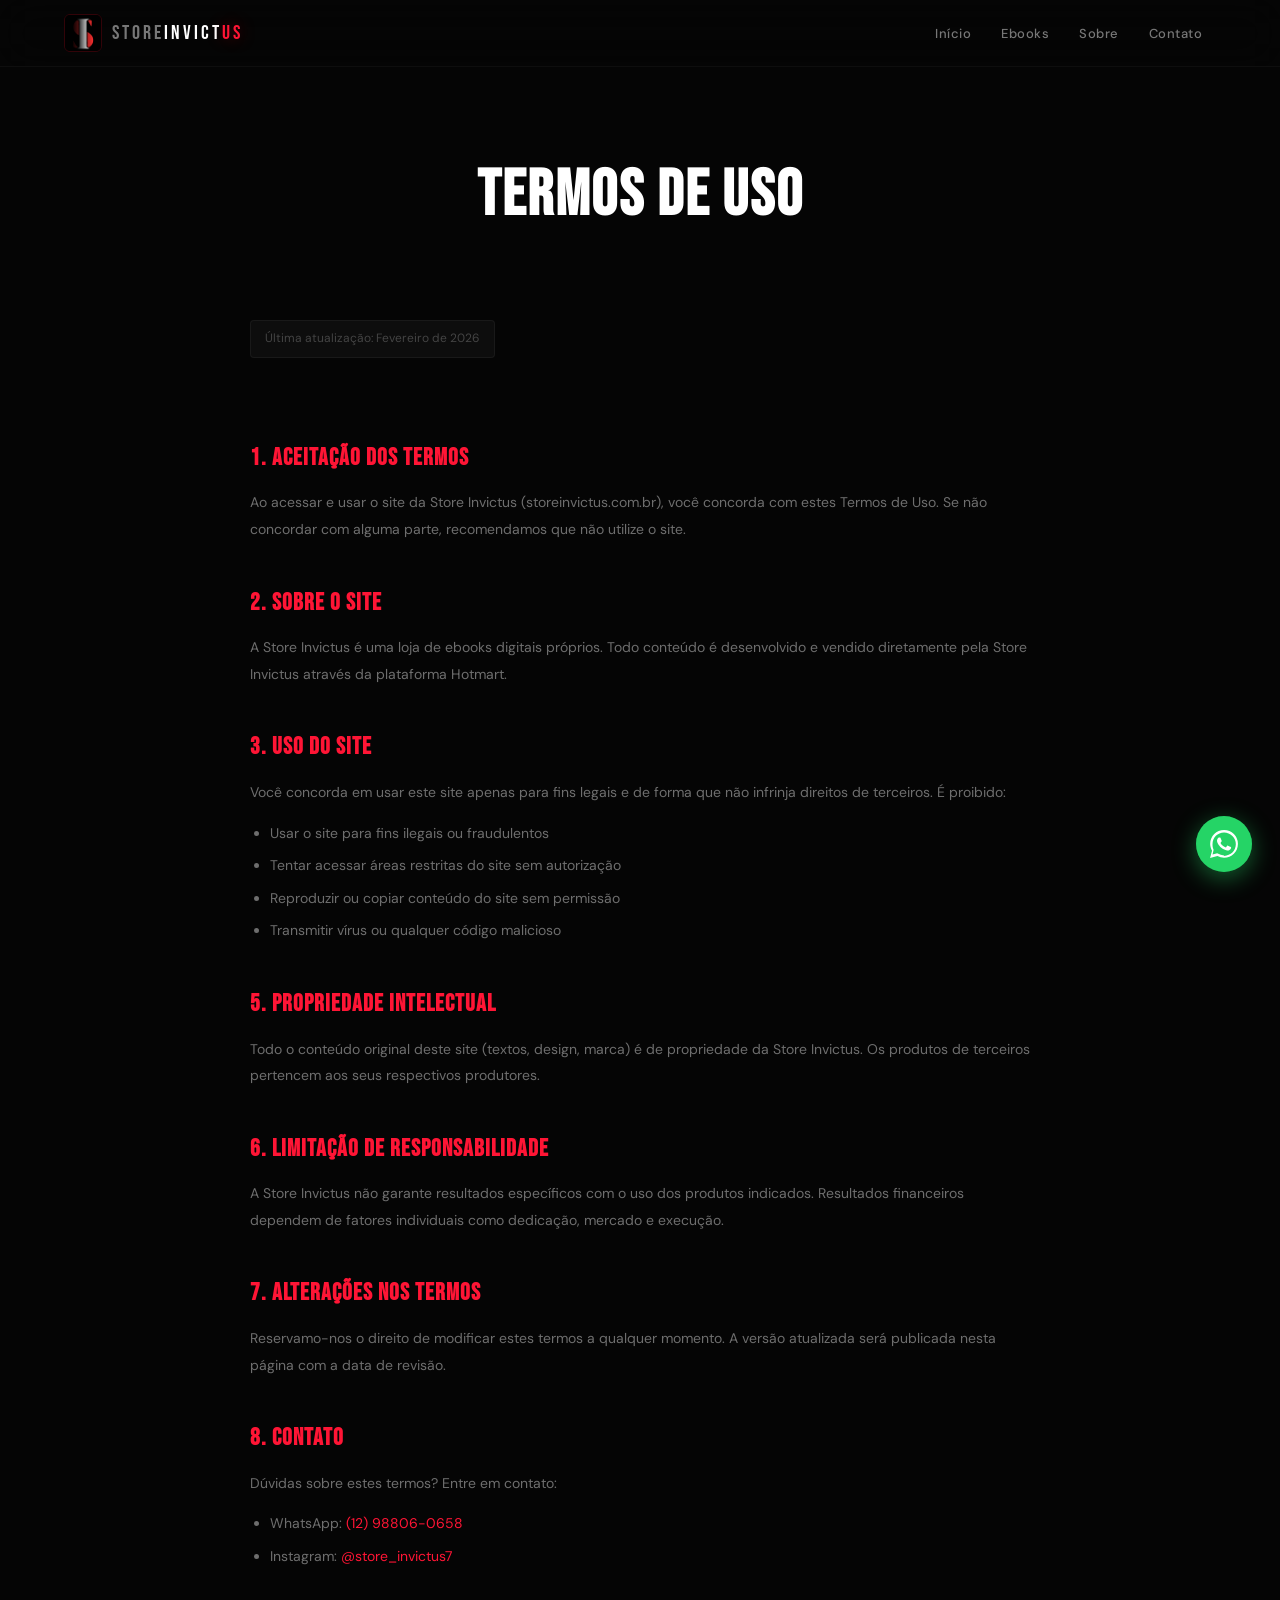
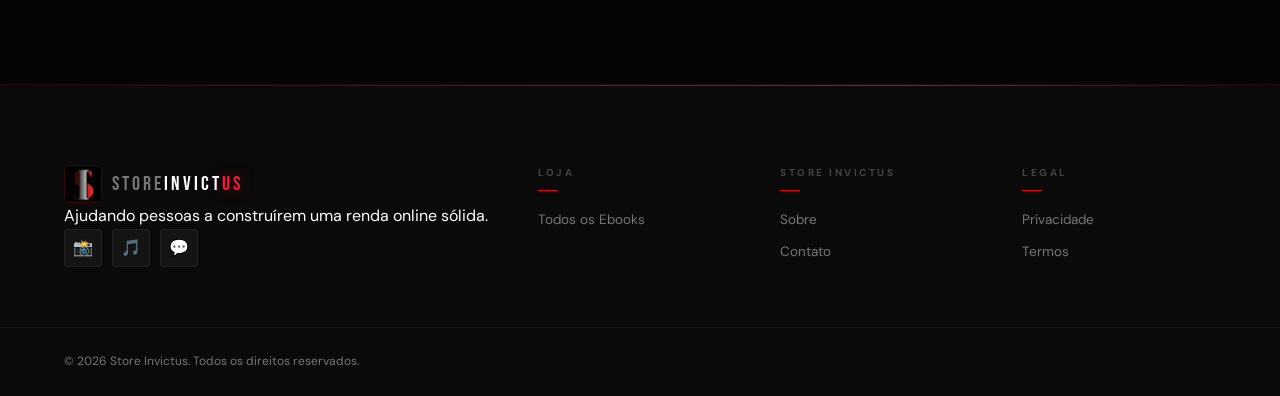
<file: termos.html>
<!DOCTYPE html>
<html lang="pt-BR">
<head>
  <meta charset="UTF-8"/>
  <meta name="viewport" content="width=device-width,initial-scale=1.0"/>
  <title>Termos de Uso | Store Invictus</title>
  <link rel="icon" type="image/png" sizes="32x32" href="assets/img/logo.png">
  <meta name="theme-color" content="#E8001D">
  <meta name="description" content="Termos de Uso da Store Invictus. Leia antes de usar nosso site.">
  <meta name="robots" content="index, follow">
  <link rel="canonical" href="https://storeinvictus.com.br/termos.html">
  <link rel="preconnect" href="https://fonts.googleapis.com">
  <link rel="preconnect" href="https://fonts.gstatic.com" crossorigin>
  <link href="https://fonts.googleapis.com/css2?family=Bebas+Neue&family=DM+Sans:wght@300;400;500;600;700;900&display=swap" rel="stylesheet">
  <link rel="stylesheet" href="css/style.css">
  <style>
    .page-hero{padding:150px 0 60px;position:relative;overflow:hidden;text-align:center}
    .page-hero-inner{position:relative;z-index:1}
    .page-hero h1{font-family:'Bebas Neue',sans-serif;font-size:clamp(36px,5vw,64px);letter-spacing:2px;margin:14px 0 12px;line-height:1.0}
    .legal-wrap{max-width:780px;margin:0 auto;padding:20px 0 100px}
    .legal-wrap h2{font-family:'Bebas Neue',sans-serif;font-size:24px;letter-spacing:1px;color:#FF1535;margin:40px 0 12px}
    .legal-wrap p{font-size:14px;color:#6e6e6e;line-height:1.9;margin-bottom:14px}
    .legal-wrap ul{padding-left:20px;margin-bottom:14px}
    .legal-wrap ul li{font-size:14px;color:#6e6e6e;line-height:1.9;margin-bottom:6px;list-style:disc}
    .legal-wrap a{color:#FF1535}
    .legal-date{font-size:12px;color:#444;margin-bottom:40px;padding:8px 14px;background:#0D0D0D;border:1px solid rgba(255,255,255,.05);border-radius:4px;display:inline-block}
  </style>
</head>
<body>
  <a href="#main-content" class="skip-link">Ir para o conteúdo</a>
  <nav class="navbar" id="navbar">
    <div class="container nav-inner">
      <a href="index.html" class="logo"><img src="assets/img/logo.png" alt="Store Invictus" class="logo-img" width="38" height="38"><div class="logo-text"><span class="logo-store">STORE</span><span class="logo-invictus">INVICT<span class="hl">US</span></span></div></a>
      <ul class="nav-links">
        <li><a href="index.html">Início</a></li>
        <li><a href="ebooks.html">Ebooks</a></li>
        <li><a href="sobre.html">Sobre</a></li><li><a href="contato.html">Contato</a></li>
      </ul>
      <button class="hamburger" id="hamburger" aria-label="Abrir menu" aria-expanded="false"><span></span><span></span><span></span></button>
    </div>
  </nav>
  <nav class="mobile-menu" id="mobile-menu">
    <a href="index.html">Início</a><a href="ebooks.html">Ebooks</a>
    <a href="sobre.html">Sobre</a><a href="contato.html">Contato</a>
    
  </nav>

  <main id="main-content">
    <section class="page-hero">
      <div class="bg-radials" aria-hidden="true"></div>
      <div class="bg-grid" aria-hidden="true"></div>
      <div class="page-hero-inner">
        <h1>TERMOS DE <span class="txt-grad">USO</span></h1>
      </div>
    </section>
    <div class="container">
      <div class="legal-wrap">
        <span class="legal-date">Última atualização: Fevereiro de 2026</span>

        <h2>1. ACEITAÇÃO DOS TERMOS</h2>
        <p>Ao acessar e usar o site da Store Invictus (storeinvictus.com.br), você concorda com estes Termos de Uso. Se não concordar com alguma parte, recomendamos que não utilize o site.</p>

        <h2>2. SOBRE O SITE</h2>
        <p>A Store Invictus é uma loja de ebooks digitais próprios. Todo conteúdo é desenvolvido e vendido diretamente pela Store Invictus através da plataforma Hotmart.</p>

        <h2>3. USO DO SITE</h2>
        <p>Você concorda em usar este site apenas para fins legais e de forma que não infrinja direitos de terceiros. É proibido:</p>
        <ul>
          <li>Usar o site para fins ilegais ou fraudulentos</li>
          <li>Tentar acessar áreas restritas do site sem autorização</li>
          <li>Reproduzir ou copiar conteúdo do site sem permissão</li>
          <li>Transmitir vírus ou qualquer código malicioso</li>
        </ul>
        <h2>5. PROPRIEDADE INTELECTUAL</h2>
        <p>Todo o conteúdo original deste site (textos, design, marca) é de propriedade da Store Invictus. Os produtos de terceiros pertencem aos seus respectivos produtores.</p>

        <h2>6. LIMITAÇÃO DE RESPONSABILIDADE</h2>
        <p>A Store Invictus não garante resultados específicos com o uso dos produtos indicados. Resultados financeiros dependem de fatores individuais como dedicação, mercado e execução.</p>

        <h2>7. ALTERAÇÕES NOS TERMOS</h2>
        <p>Reservamo-nos o direito de modificar estes termos a qualquer momento. A versão atualizada será publicada nesta página com a data de revisão.</p>

        <h2>8. CONTATO</h2>
        <p>Dúvidas sobre estes termos? Entre em contato:</p>
        <ul>
          <li>WhatsApp: <a href="https://wa.me/5512988060658" target="_blank" rel="noopener">(12) 98806-0658</a></li>
          <li>Instagram: <a href="https://www.instagram.com/store_invictus7/" target="_blank" rel="noopener">@store_invictus7</a></li>
        </ul>
      </div>
    </div>
  </main>

  <footer role="contentinfo">
    <div class="footer-top"><div class="container"><div class="footer-grid">
      <div><a href="index.html" class="logo"><img src="assets/img/logo.png" alt="Store Invictus" class="logo-img" width="38" height="38"><div class="logo-text"><span class="logo-store">STORE</span><span class="logo-invictus">INVICT<span class="hl">US</span></span></div></a><p class="footer-desc">Ajudando pessoas a construírem uma renda online sólida.</p><div class="footer-social"><a href="https://www.instagram.com/store_invictus7/" target="_blank" rel="noopener" class="soc-btn">📸</a><a href="https://www.tiktok.com/@store.invictus" target="_blank" rel="noopener" class="soc-btn">🎵</a><a href="https://wa.me/5512988060658" target="_blank" rel="noopener" class="soc-btn">💬</a></div></div>
      <div class="footer-col"><h4>Loja</h4><nav class="foot-links"><a href="ebooks.html">Todos os Ebooks</a></nav></div>
      <div class="footer-col"><h4>Store Invictus</h4><nav class="foot-links"><a href="sobre.html">Sobre</a><a href="contato.html">Contato</a></nav></div>
      <div class="footer-col"><h4>Legal</h4><nav class="foot-links"><a href="privacidade.html">Privacidade</a><a href="termos.html">Termos</a></nav></div>
    </div></div></div>
    <div class="footer-bottom"><div class="container"><div class="fbot-inner"><span>© 2026 Store Invictus. Todos os direitos reservados.</span></div></div></div>
  </footer>
    <a href="https://wa.me/5512988060658?text=Ol%C3%A1!%20Vim%20pelo%20site%20da%20Store%20Invictus." target="_blank" rel="noopener" class="wa-float" aria-label="WhatsApp">
    <span class="wa-pulse"></span>
    <svg viewBox="0 0 24 24" xmlns="http://www.w3.org/2000/svg" style="width:28px;height:28px;fill:#fff;display:block;position:relative;z-index:1;flex-shrink:0"><path d="M17.472 14.382c-.297-.149-1.758-.867-2.03-.967-.273-.099-.471-.148-.67.15-.197.297-.767.966-.94 1.164-.173.199-.347.223-.644.075-.297-.15-1.255-.463-2.39-1.475-.883-.788-1.48-1.761-1.653-2.059-.173-.297-.018-.458.13-.606.134-.133.298-.347.446-.52.149-.174.198-.298.298-.497.099-.198.05-.371-.025-.52-.075-.149-.669-1.612-.916-2.207-.242-.579-.487-.5-.669-.51-.173-.008-.371-.01-.57-.01-.198 0-.52.074-.792.372-.272.297-1.04 1.016-1.04 2.479 0 1.462 1.065 2.875 1.213 3.074.149.198 2.096 3.2 5.077 4.487.709.306 1.262.489 1.694.625.712.227 1.36.195 1.871.118.571-.085 1.758-.719 2.006-1.413.248-.694.248-1.289.173-1.413-.074-.124-.272-.198-.57-.347zm-5.421 7.403h-.004a10.17 10.17 0 01-5.458-1.57l-.39-.233-4.052.97.98-3.966-.255-.408A10.18 10.18 0 012.18 12.01C2.18 6.57 6.57 2.18 12.01 2.18c2.706 0 5.247 1.054 7.16 2.967a10.06 10.06 0 012.96 7.163c-.003 5.45-4.437 9.876-9.879 9.876zm8.413-18.297A11.815 11.815 0 0012.05 0C5.495 0 .16 5.335.157 11.892c0 2.096.547 4.142 1.588 5.945L.057 24l6.305-1.654a11.882 11.882 0 005.683 1.448h.005c6.554 0 11.89-5.335 11.893-11.893a11.821 11.821 0 00-3.48-8.413z"/></svg>
    <div class="wa-tip" aria-hidden="true">Tire suas dúvidas! 😊</div>
  </a>
  <script src="js/main.js" defer></script>
</body>
</html>
</file>
<file: css/style.css>
/* ================================================
   STORE INVICTUS — CSS GLOBAL v5.0
   DESIGN: Dark Aggressive — Preto / Vermelho / Verde
   Tipografia: Bebas Neue (display) + DM Sans (corpo)
   ================================================ */

@import url('https://fonts.googleapis.com/css2?family=Bebas+Neue&family=DM+Sans:wght@300;400;500;600;700;900&display=swap');

/* ================================================
   VARIÁVEIS
   ================================================ */
:root {
  /* Paleta principal */
  --vermelho:        #E8001D;
  --vermelho-dark:   #A80015;
  --vermelho-mid:    #FF1535;
  --vermelho-glow:   rgba(232, 0, 29, 0.32);
  --vermelho-suave:  rgba(232, 0, 29, 0.08);

  --verde:           #00E676;
  --verde-dark:      #00A152;
  --verde-mid:       #69FF47;
  --verde-glow:      rgba(0, 230, 118, 0.28);
  --verde-suave:     rgba(0, 230, 118, 0.08);

  /* Fundos */
  --preto:           #050505;
  --preto-2:         #0A0A0A;
  --preto-3:         #0F0F0F;
  --card-bg:         #0D0D0D;
  --card-border:     rgba(255, 255, 255, 0.05);

  /* Cinzas */
  --cinza-dark:      #141414;
  --cinza-mid:       #1E1E1E;
  --cinza:           #2A2A2A;
  --cinza-light:     #777777;
  --cinza-muted:     #444444;

  --branco:          #FFFFFF;
  --branco-off:      #E8E8E8;

  /* Gradientes */
  --grad-marca:      linear-gradient(135deg, #E8001D 0%, #7A0010 100%);
  --grad-cta:        linear-gradient(135deg, #FF1535 0%, #A80015 100%);
  --grad-verde:      linear-gradient(135deg, #00E676 0%, #00A152 100%);
  --grad-accent:     linear-gradient(90deg, #E8001D, #00E676);
  --grad-dark:       linear-gradient(180deg, #050505 0%, #0A0A0A 100%);

  /* Tipografia */
  --fonte-display:   'Bebas Neue', sans-serif;
  --fonte-corpo:     'DM Sans', sans-serif;

  /* Layout */
  --max-width:       1200px;
  --radius-sm:       4px;
  --radius:          8px;
  --radius-lg:       14px;
  --radius-xl:       20px;

  /* Sombras */
  --shadow-sm:       0 2px 16px rgba(0,0,0,0.6);
  --shadow-md:       0 8px 36px rgba(0,0,0,0.7);
  --shadow-lg:       0 24px 64px rgba(0,0,0,0.8);
  --shadow-verm:     0 8px 32px rgba(232,0,29,0.35);
  --shadow-verde:    0 8px 32px rgba(0,230,118,0.3);

  /* Transições */
  --ease:            cubic-bezier(0.4, 0, 0.2, 1);
  --ease-out:        cubic-bezier(0, 0, 0.2, 1);
  --ease-spring:     cubic-bezier(0.34, 1.56, 0.64, 1);
  --trans:           all 0.3s var(--ease);
  --trans-fast:      all 0.18s var(--ease);
}

/* ================================================
   RESET & BASE
   ================================================ */
*, *::before, *::after { box-sizing: border-box; margin: 0; padding: 0; }

html { scroll-behavior: smooth; -webkit-text-size-adjust: 100%; }

body {
  font-family: var(--fonte-corpo);
  background-color: var(--preto);
  color: var(--branco);
  overflow-x: hidden;
  line-height: 1.65;
  -webkit-font-smoothing: antialiased;
  -moz-osx-font-smoothing: grayscale;
}

a          { text-decoration: none; color: inherit; }
img        { max-width: 100%; display: block; height: auto; }
ul, ol     { list-style: none; }
button     { cursor: pointer; font-family: var(--fonte-corpo); }

:focus-visible {
  outline: 2px solid var(--verde);
  outline-offset: 3px;
  border-radius: 3px;
}

/* Scrollbar */
::-webkit-scrollbar       { width: 3px; }
::-webkit-scrollbar-track { background: var(--preto-2); }
::-webkit-scrollbar-thumb {
  background: linear-gradient(180deg, var(--vermelho), var(--verde-dark));
  border-radius: 2px;
}

::selection { background: var(--vermelho); color: #fff; }

/* ================================================
   ACESSIBILIDADE
   ================================================ */
.sr-only {
  position: absolute; width: 1px; height: 1px;
  padding: 0; margin: -1px; overflow: hidden;
  clip: rect(0,0,0,0); white-space: nowrap; border: 0;
}

@media (prefers-reduced-motion: reduce) {
  *, *::before, *::after {
    animation-duration: 0.01ms !important;
    animation-iteration-count: 1 !important;
    transition-duration: 0.01ms !important;
    scroll-behavior: auto !important;
  }
}

/* Skip link */
.skip-link {
  position: absolute; top: -100%; left: 16px;
  background: var(--vermelho); color: #fff;
  padding: 8px 16px;
  border-radius: 0 0 var(--radius) var(--radius);
  font-weight: 700; font-size: 14px;
  z-index: 9999; transition: top 0.2s;
}
.skip-link:focus { top: 0; }

/* ================================================
   LAYOUT
   ================================================ */
.container {
  max-width: var(--max-width);
  margin: 0 auto;
  padding: 0 24px;
}

.section    { padding: 100px 0; }
.section-sm { padding: 60px 0; }
.section-lg { padding: 140px 0; }

/* ================================================
   EFEITOS VISUAIS — redesenhados
   ================================================ */

/* Padrão de fundo: grade diagonal agressiva */
.hero-pattern {
  position: absolute; inset: 0;
  background:
    radial-gradient(ellipse 80% 60% at 5% 50%, rgba(232,0,29,0.14) 0%, transparent 55%),
    radial-gradient(ellipse 50% 50% at 95% 10%, rgba(0,230,118,0.09) 0%, transparent 50%),
    radial-gradient(ellipse 60% 60% at 50% 100%, rgba(232,0,29,0.06) 0%, transparent 60%);
  pointer-events: none;
}

/* Grade com linhas mais marcadas */
.grid-bg {
  position: absolute; inset: 0;
  background-image:
    linear-gradient(rgba(255,255,255,0.025) 1px, transparent 1px),
    linear-gradient(90deg, rgba(255,255,255,0.025) 1px, transparent 1px);
  background-size: 40px 40px;
  pointer-events: none;
  mask-image: radial-gradient(ellipse 90% 90% at 50% 50%, black 20%, transparent 100%);
}

/* Linha diagonal decorativa */
.grid-bg::after {
  content: '';
  position: absolute; inset: 0;
  background: linear-gradient(
    135deg,
    transparent 45%,
    rgba(232,0,29,0.03) 45%,
    rgba(232,0,29,0.03) 55%,
    transparent 55%
  );
  pointer-events: none;
}

.noise-overlay {
  position: absolute; inset: 0;
  opacity: 0.028;
  background-image: url("data:image/svg+xml,%3Csvg viewBox='0 0 256 256' xmlns='http://www.w3.org/2000/svg'%3E%3Cfilter id='noise'%3E%3CfeTurbulence type='fractalNoise' baseFrequency='0.85' numOctaves='4' stitchTiles='stitch'/%3E%3C/filter%3E%3Crect width='100%25' height='100%25' filter='url(%23noise)'/%3E%3C/svg%3E");
  pointer-events: none;
}

/* ================================================
   TIPOGRAFIA
   ================================================ */
.section-title {
  font-family: var(--fonte-display);
  font-size: clamp(36px, 5.5vw, 64px);
  line-height: 1.0;
  letter-spacing: 1px;
}

.section-subtitle {
  font-size: 16px;
  color: var(--cinza-light);
  line-height: 1.8;
  max-width: 560px;
  font-weight: 400;
}

/* Gradiente texto — vermelho para verde */
.text-gradient {
  background: linear-gradient(90deg, var(--vermelho-mid) 0%, var(--verde) 100%);
  -webkit-background-clip: text;
  -webkit-text-fill-color: transparent;
  background-clip: text;
}

/* Texto com outline (efeito agressivo) */
.text-outline {
  -webkit-text-stroke: 1px var(--vermelho);
  color: transparent;
}

.text-vermelho { color: var(--vermelho-mid); }
.text-verde    { color: var(--verde); }
.text-muted    { color: var(--cinza-light); }
.text-center   { text-align: center; }

/* ================================================
   BADGES — redesenhados com borda mais fina
   ================================================ */
.badge {
  display: inline-flex; align-items: center; gap: 6px;
  padding: 4px 12px; border-radius: 2px;
  font-family: var(--fonte-corpo);
  font-size: 10px; font-weight: 700;
  letter-spacing: 2px; text-transform: uppercase;
}

.badge-verm  {
  background: rgba(232,0,29,0.1);
  color: var(--vermelho-mid);
  border: 1px solid rgba(232,0,29,0.3);
  box-shadow: 0 0 12px rgba(232,0,29,0.1);
}
.badge-verde {
  background: rgba(0,230,118,0.08);
  color: var(--verde);
  border: 1px solid rgba(0,230,118,0.25);
  box-shadow: 0 0 12px rgba(0,230,118,0.08);
}
.badge-cinza {
  background: rgba(255,255,255,0.04);
  color: var(--cinza-light);
  border: 1px solid rgba(255,255,255,0.08);
}

/* Aliases */
.badge-azul    { background: rgba(232,0,29,0.1); color: var(--vermelho-mid); border: 1px solid rgba(232,0,29,0.3); }
.badge-laranja { background: rgba(232,0,29,0.1); color: var(--vermelho-mid); border: 1px solid rgba(232,0,29,0.3); }
.badge-roxo    { background: rgba(0,230,118,0.08); color: var(--verde); border: 1px solid rgba(0,230,118,0.25); }

.text-azul    { color: var(--vermelho-mid); }
.text-laranja { color: var(--vermelho-mid); }
.text-roxo    { color: var(--verde); }

/* ================================================
   DIVISOR — linha dupla vermelho/verde
   ================================================ */
.divider {
  display: flex; gap: 4px;
  width: 48px; height: 3px;
  margin: 12px 0 18px;
}
.divider::before,
.divider::after {
  content: '';
  height: 3px; border-radius: 2px;
  flex: 1;
}
.divider::before { background: var(--vermelho); }
.divider::after  { background: var(--verde); }

.divider-center { margin-left: auto; margin-right: auto; }

/* ================================================
   BOTÕES — redesenhados
   ================================================ */
.btn {
  display: inline-flex; align-items: center;
  justify-content: center; gap: 8px;
  padding: 13px 32px; border-radius: var(--radius-sm);
  font-weight: 700; font-size: 13px;
  letter-spacing: 1.5px; text-transform: uppercase;
  border: none; transition: var(--trans);
  white-space: nowrap; position: relative;
  overflow: hidden; font-family: var(--fonte-corpo);
}

/* Efeito shimmer no hover */
.btn::before {
  content: '';
  position: absolute;
  top: 0; left: -100%; width: 60%; height: 100%;
  background: linear-gradient(90deg, transparent, rgba(255,255,255,0.12), transparent);
  transform: skewX(-20deg);
  transition: left 0.5s var(--ease);
}
.btn:hover::before { left: 150%; }

.btn-primary {
  background: var(--grad-cta);
  color: var(--branco);
  box-shadow: 0 4px 24px rgba(232,0,29,0.4), inset 0 1px 0 rgba(255,255,255,0.1);
}
.btn-primary:hover {
  transform: translateY(-2px);
  box-shadow: 0 12px 36px rgba(232,0,29,0.5);
}
.btn-primary:active { transform: translateY(0); }

.btn-green {
  background: var(--grad-verde);
  color: var(--preto);
  font-weight: 800;
  box-shadow: 0 4px 24px rgba(0,230,118,0.35), inset 0 1px 0 rgba(255,255,255,0.15);
}
.btn-green:hover {
  transform: translateY(-2px);
  box-shadow: 0 12px 36px rgba(0,230,118,0.45);
}

.btn-outline {
  background: transparent;
  color: var(--branco);
  border: 1px solid rgba(255,255,255,0.12);
}
.btn-outline:hover {
  border-color: var(--vermelho);
  color: var(--vermelho-mid);
  background: rgba(232,0,29,0.05);
  transform: translateY(-2px);
}

.btn-outline-verde {
  background: transparent;
  color: var(--verde);
  border: 1px solid rgba(0,230,118,0.25);
}
.btn-outline-verde:hover {
  background: rgba(0,230,118,0.06);
  border-color: var(--verde);
  transform: translateY(-2px);
}

.btn-sm { padding: 8px 18px; font-size: 11px; }
.btn-lg { padding: 16px 44px; font-size: 14px; letter-spacing: 2px; }

/* ================================================
   CARDS — bordas mais nítidas, hover agressivo
   ================================================ */
.card {
  background: var(--card-bg);
  border: 1px solid var(--card-border);
  border-radius: var(--radius-lg);
  padding: 28px;
  transition: var(--trans);
  position: relative; overflow: hidden;
}

/* Linha superior colorida no hover */
.card::before {
  content: '';
  position: absolute; top: 0; left: 0; right: 0;
  height: 2px;
  background: linear-gradient(90deg, var(--vermelho), var(--verde));
  transform: scaleX(0);
  transform-origin: left;
  transition: transform 0.4s var(--ease);
}
.card:hover::before { transform: scaleX(1); }
.card:hover {
  transform: translateY(-5px);
  border-color: rgba(232,0,29,0.18);
  box-shadow: 0 20px 50px rgba(0,0,0,0.5), 0 0 0 1px rgba(232,0,29,0.08);
}

/* ================================================
   STATS
   ================================================ */
.stat-number {
  font-family: var(--fonte-display);
  font-size: 60px;
  line-height: 1;
  letter-spacing: 1px;
  background: linear-gradient(135deg, var(--vermelho-mid), var(--verde));
  -webkit-background-clip: text;
  -webkit-text-fill-color: transparent;
  background-clip: text;
}
.stat-label {
  font-size: 12px; color: var(--cinza-light);
  margin-top: 6px; font-weight: 500;
  letter-spacing: 1px; text-transform: uppercase;
}

/* ================================================
   NAVBAR — redesenhada
   ================================================ */
.navbar {
  position: fixed; top: 0; left: 0; right: 0;
  z-index: 1000; padding: 14px 0;
  background: rgba(5,5,5,0.8);
  backdrop-filter: blur(20px) saturate(180%);
  -webkit-backdrop-filter: blur(20px) saturate(180%);
  border-bottom: 1px solid rgba(255,255,255,0.04);
  transition: var(--trans);
}

/* Linha vermelha embaixo da navbar ao scrollar */
.navbar.scrolled {
  padding: 10px 0;
  background: rgba(5,5,5,0.98);
  border-bottom-color: rgba(232,0,29,0.2);
  box-shadow: 0 1px 0 rgba(232,0,29,0.15), 0 4px 24px rgba(0,0,0,0.5);
}

.nav-inner {
  display: flex; align-items: center;
  justify-content: space-between; gap: 24px;
}

/* LOGO */
.logo {
  display: flex; align-items: center; gap: 10px;
  flex-shrink: 0; transition: var(--trans);
  text-decoration: none;
}
.logo:hover { opacity: 0.85; }

.logo-img {
  width: 38px; height: 38px;
  border-radius: 6px; flex-shrink: 0;
  display: block; object-fit: cover;
  border: 1px solid rgba(232,0,29,0.2);
}

.logo-text { display: flex; align-items: center; line-height: 1; }

.logo-store {
  font-family: var(--fonte-display);
  font-size: 20px; letter-spacing: 3px;
  color: var(--cinza-light);
  text-transform: uppercase;
}
.logo-store::after { content: ' '; }

.logo-invictus {
  font-family: var(--fonte-display);
  font-size: 20px; letter-spacing: 3px;
  color: var(--branco); line-height: 1;
}
.logo-invictus .hl {
  color: var(--vermelho-mid);
  text-shadow: 0 0 16px rgba(232,0,29,0.4);
}

/* Nav links */
.nav-links { display: flex; align-items: center; gap: 2px; }

.nav-links a {
  padding: 7px 14px; font-size: 13px;
  font-weight: 500; color: var(--cinza-light);
  border-radius: var(--radius-sm);
  transition: var(--trans-fast); position: relative;
  letter-spacing: 0.5px;
}
.nav-links a:hover { color: var(--branco); }

.nav-links a.active { color: var(--branco); }
.nav-links a.active::after {
  content: '';
  position: absolute; bottom: 2px;
  left: 50%; transform: translateX(-50%);
  width: 16px; height: 2px;
  background: var(--vermelho);
  border-radius: 2px;
  box-shadow: 0 0 6px var(--vermelho);
}

/* Botão CTA na nav */
.btn-nav {
  padding: 8px 20px;
  background: var(--grad-cta);
  border-radius: var(--radius-sm);
  font-size: 11px; font-weight: 700;
  color: var(--branco) !important;
  letter-spacing: 1.5px; text-transform: uppercase;
  box-shadow: 0 4px 16px rgba(232,0,29,0.35);
  transition: var(--trans); margin-left: 12px;
  border: none; font-family: var(--fonte-corpo);
}
.btn-nav:hover {
  transform: translateY(-2px);
  box-shadow: 0 8px 24px rgba(232,0,29,0.5);
}

/* Hamburger */
.hamburger {
  display: none; flex-direction: column; gap: 5px;
  cursor: pointer; padding: 6px;
  border-radius: var(--radius-sm);
  transition: var(--trans-fast); border: none;
  background: transparent;
}
.hamburger:hover { background: rgba(255,255,255,0.04); }
.hamburger span {
  display: block; width: 22px; height: 2px;
  background: var(--branco); border-radius: 2px;
  transition: var(--trans); transform-origin: center;
}
.hamburger.open span:nth-child(1) { transform: rotate(45deg) translate(5px,5px); background: var(--vermelho-mid); }
.hamburger.open span:nth-child(2) { opacity: 0; transform: scaleX(0); }
.hamburger.open span:nth-child(3) { transform: rotate(-45deg) translate(5px,-5px); background: var(--vermelho-mid); }

/* ================================================
   MOBILE MENU
   ================================================ */
.mobile-menu {
  position: fixed; top: 62px; left: 0; right: 0;
  background: rgba(5,5,5,0.99);
  backdrop-filter: blur(20px);
  border-bottom: 1px solid rgba(232,0,29,0.15);
  padding: 12px 20px 20px;
  z-index: 998; display: flex;
  flex-direction: column; gap: 2px;
  pointer-events: none; opacity: 0; visibility: hidden;
  transform: translateY(-8px);
  transition: opacity 0.25s var(--ease), transform 0.25s var(--ease), visibility 0.25s;
}
.mobile-menu.open {
  transform: translateY(0); opacity: 1;
  visibility: visible; pointer-events: all;
}
.mobile-menu a {
  padding: 12px 14px; font-size: 15px;
  font-weight: 500; color: var(--cinza-light);
  border-radius: var(--radius);
  transition: var(--trans-fast);
  border-left: 2px solid transparent;
}
.mobile-menu a:hover {
  color: var(--branco);
  border-left-color: var(--vermelho);
  padding-left: 18px;
  background: rgba(232,0,29,0.04);
}
.mobile-menu .btn-nav {
  margin: 10px 0 0; text-align: center;
  border-radius: var(--radius-sm);
  background: var(--grad-cta);
}

/* ================================================
   PAGE HERO
   ================================================ */
.page-hero {
  padding: 150px 0 80px;
  position: relative; overflow: hidden; text-align: center;
}
.page-hero-inner { position: relative; z-index: 1; }

.page-hero h1 {
  font-family: var(--fonte-display);
  font-size: clamp(42px, 7vw, 80px);
  letter-spacing: 2px; margin: 14px 0 16px;
  line-height: 1.0;
}
.page-hero p {
  font-size: 16px; color: var(--cinza-light);
  max-width: 520px; margin: 0 auto; line-height: 1.8;
}

/* ================================================
   FOOTER
   ================================================ */
footer {
  background: var(--preto-2);
  border-top: 1px solid rgba(232,0,29,0.12);
  position: relative;
}

/* Linha decorativa no topo do footer */
footer::before {
  content: '';
  position: absolute; top: 0; left: 0; right: 0;
  height: 1px;
  background: linear-gradient(90deg, transparent, var(--vermelho) 30%, var(--verde) 70%, transparent);
  opacity: 0.4;
}

.footer-top { padding: 80px 0 60px; }

.footer-grid {
  display: grid;
  grid-template-columns: 2.2fr 1fr 1fr 1fr;
  gap: 48px;
}

.footer-brand .footer-desc {
  font-size: 14px; color: var(--cinza-light);
  line-height: 1.8; margin: 18px 0 24px;
  max-width: 265px;
}

.footer-social { display: flex; gap: 10px; }
.social-btn {
  width: 38px; height: 38px;
  border-radius: var(--radius-sm);
  background: var(--cinza-dark);
  border: 1px solid rgba(255,255,255,0.06);
  display: flex; align-items: center;
  justify-content: center; font-size: 16px;
  transition: var(--trans); color: var(--cinza-light);
}
.social-btn:hover {
  background: var(--vermelho);
  border-color: var(--vermelho);
  transform: translateY(-3px) scale(1.05);
  box-shadow: 0 6px 20px rgba(232,0,29,0.4);
}

.footer-col h4 {
  font-size: 10px; font-weight: 700;
  letter-spacing: 2.5px; text-transform: uppercase;
  color: var(--cinza-muted); margin-bottom: 18px;
  position: relative; padding-bottom: 10px;
}
.footer-col h4::after {
  content: '';
  position: absolute; bottom: 0; left: 0;
  width: 20px; height: 1px;
  background: var(--vermelho);
}

.footer-links { display: flex; flex-direction: column; gap: 10px; }
.footer-links a {
  font-size: 13.5px; color: var(--cinza-light);
  transition: var(--trans-fast);
}
.footer-links a:hover { color: var(--branco); padding-left: 6px; }

.footer-bottom {
  border-top: 1px solid rgba(255,255,255,0.04);
  padding: 24px 0;
}
.footer-bottom-inner {
  display: flex; align-items: center;
  justify-content: space-between; gap: 16px;
  font-size: 12px; color: var(--cinza-light);
  flex-wrap: wrap;
}

.footer-afiliado {
  display: flex; align-items: center; gap: 6px;
  background: rgba(232,0,29,0.06);
  border: 1px solid rgba(232,0,29,0.15);
  border-radius: 2px; padding: 4px 12px;
  font-size: 11px; color: rgba(255,100,100,0.85);
  letter-spacing: 0.5px;
}

/* ================================================
   WHATSAPP FLUTUANTE
   ================================================ */
.whatsapp-float {
  position: fixed; bottom: 28px; right: 28px;
  z-index: 9990; width: 56px; height: 56px;
  background: #25D366; border-radius: 50%;
  display: flex; align-items: center; justify-content: center;
  box-shadow: 0 6px 24px rgba(37,211,102,0.45);
  transition: var(--trans);
}
.whatsapp-float:hover {
  transform: scale(1.1) translateY(-3px);
  box-shadow: 0 14px 40px rgba(37,211,102,0.55);
}
.whatsapp-float svg { width: 28px; height: 28px; fill: white; display: block; }

.wa-pulse {
  position: absolute; width: 56px; height: 56px;
  border-radius: 50%; background: rgba(37,211,102,0.3);
  animation: wa-ring 2.4s ease-out infinite;
}
@keyframes wa-ring {
  0%   { transform: scale(1); opacity: 0.7; }
  100% { transform: scale(1.8); opacity: 0; }
}

.wa-tooltip {
  position: absolute; right: 66px; top: 50%;
  transform: translateY(-50%);
  background: var(--cinza-dark); color: var(--branco);
  padding: 8px 14px; border-radius: var(--radius);
  font-size: 13px; font-weight: 600;
  white-space: nowrap;
  border: 1px solid rgba(255,255,255,0.07);
  box-shadow: var(--shadow-md);
  opacity: 0; pointer-events: none; transition: opacity 0.2s;
}
.wa-tooltip::after {
  content: '';
  position: absolute; right: -6px; top: 50%;
  transform: translateY(-50%);
  border-left: 6px solid var(--cinza-dark);
  border-top: 5px solid transparent;
  border-bottom: 5px solid transparent;
}
.whatsapp-float:hover .wa-tooltip { opacity: 1; }

/* ================================================
   ANIMAÇÕES
   ================================================ */
@keyframes fadeInUp {
  from { opacity: 0; transform: translateY(32px); }
  to   { opacity: 1; transform: translateY(0); }
}
@keyframes fadeInLeft {
  from { opacity: 0; transform: translateX(-24px); }
  to   { opacity: 1; transform: translateX(0); }
}
@keyframes float {
  0%, 100% { transform: translateY(0); }
  50%       { transform: translateY(-12px); }
}
@keyframes pulse-dot {
  0%, 100% { transform: scale(1); opacity: 1; }
  50%       { transform: scale(1.6); opacity: 0.4; }
}
@keyframes shimmer {
  0%   { background-position: -200% center; }
  100% { background-position: 200% center; }
}
@keyframes borderGlow {
  0%, 100% { box-shadow: 0 0 12px rgba(232,0,29,0.3); }
  50%       { box-shadow: 0 0 24px rgba(232,0,29,0.6); }
}

.anim-float { animation: float 5s ease-in-out infinite; }

[data-reveal] { opacity: 0; }
[data-reveal].revealed {
  animation: fadeInUp 0.6s var(--ease-out) forwards;
}

/* ================================================
   AVISO DE AFILIADO
   ================================================ */
.aviso-afiliado {
  display: flex; align-items: flex-start; gap: 12px;
  background: rgba(232,0,29,0.04);
  border: 1px solid rgba(232,0,29,0.12);
  border-left: 3px solid var(--vermelho);
  border-radius: 0 var(--radius) var(--radius) 0;
  padding: 14px 20px; font-size: 13px;
  color: var(--cinza-light); line-height: 1.6;
  margin-bottom: 48px;
}
.aviso-afiliado .icon { font-size: 18px; flex-shrink: 0; margin-top: 1px; }
.aviso-afiliado strong { color: rgba(255,90,90,0.9); }

/* ================================================
   FILTROS
   ================================================ */
.filter-btn { transition: var(--trans-fast); }
.filter-btn[aria-pressed="true"],
.filter-btn.active {
  background: var(--grad-marca);
  border-color: transparent;
  color: var(--branco);
  box-shadow: 0 4px 16px var(--vermelho-glow);
}

[data-categoria].filtro-oculto { display: none !important; }

/* Empty state */
.filtro-empty {
  display: none; grid-column: 1 / -1;
  text-align: center; padding: 60px 20px;
  color: var(--cinza-light); font-size: 15px;
}
.filtro-empty.visible { display: block; }

/* ================================================
   EMPTY STATE GENÉRICO
   ================================================ */
.empty-state {
  text-align: center; padding: 80px 40px;
  background: var(--card-bg);
  border: 1px dashed rgba(232,0,29,0.15);
  border-radius: var(--radius-xl);
}
.empty-state .es-icon { font-size: 60px; margin-bottom: 20px; display: block; }
.empty-state h3 {
  font-family: var(--fonte-display);
  font-size: 28px; letter-spacing: 1px; margin-bottom: 12px;
}
.empty-state p {
  color: var(--cinza-light); max-width: 360px;
  margin: 0 auto 28px; font-size: 14px; line-height: 1.7;
}

/* ================================================
   GRIDS UTILITÁRIOS
   ================================================ */
.grid-2 { display: grid; grid-template-columns: repeat(2, 1fr); gap: 24px; }
.grid-3 { display: grid; grid-template-columns: repeat(3, 1fr); gap: 24px; }
.grid-4 { display: grid; grid-template-columns: repeat(4, 1fr); gap: 24px; }

/* ================================================
   RESPONSIVO
   ================================================ */
@media (max-width: 1024px) {
  .grid-4 { grid-template-columns: repeat(2, 1fr); }
  .footer-grid { grid-template-columns: 1fr 1fr; gap: 40px; }
}

@media (max-width: 768px) {
  .nav-links { display: none; }
  .hamburger { display: flex; }

  .grid-2, .grid-3, .grid-4 { grid-template-columns: 1fr; }
  .section    { padding: 70px 0; }
  .section-sm { padding: 48px 0; }
  .section-lg { padding: 90px 0; }

  .footer-grid { grid-template-columns: 1fr; gap: 32px; }
  .footer-bottom-inner { flex-direction: column; text-align: center; }
  .footer-brand .footer-desc { max-width: 100%; }

  .whatsapp-float { bottom: 20px; right: 20px; }
  .wa-tooltip { display: none; }
}

@media (max-width: 480px) {
  .container { padding: 0 16px; }
  .btn-lg { padding: 14px 28px; font-size: 13px; }
}

/* v6 aliases */
.wa-float{position:fixed;bottom:28px;right:28px;z-index:9990;width:56px;height:56px;background:#25D366;border-radius:50%;display:flex;align-items:center;justify-content:center;box-shadow:0 6px 24px rgba(37,211,102,.45);transition:var(--trans);text-decoration:none;overflow:visible}
.wa-float:hover{transform:scale(1.1) translateY(-3px);box-shadow:0 14px 40px rgba(37,211,102,.6)}
.wa-float svg{width:28px;height:28px;fill:#fff;display:block;flex-shrink:0;position:relative;z-index:1}
.wa-tip{position:absolute;right:66px;top:50%;transform:translateY(-50%);background:#141414;color:#fff;padding:8px 14px;border-radius:8px;font-size:13px;font-weight:600;white-space:nowrap;border:1px solid rgba(255,255,255,.07);box-shadow:0 8px 36px rgba(0,0,0,.7);opacity:0;pointer-events:none;transition:opacity .2s;z-index:2}
.wa-tip::after{content:"";position:absolute;right:-6px;top:50%;transform:translateY(-50%);border-left:6px solid #141414;border-top:5px solid transparent;border-bottom:5px solid transparent}
.wa-float:hover .wa-tip{opacity:1}
.soc-btn{width:38px;height:38px;border-radius:4px;background:#141414;border:1px solid rgba(255,255,255,.06);display:flex;align-items:center;justify-content:center;font-size:16px;transition:var(--trans);color:#777;text-decoration:none}
.soc-btn:hover{background:#E8001D;border-color:#E8001D;transform:translateY(-3px) scale(1.06);box-shadow:0 6px 20px rgba(232,0,29,.4)}
.foot-links{display:flex;flex-direction:column;gap:10px}
.foot-links a{font-size:13.5px;color:#777;transition:var(--trans-fast)}
.foot-links a:hover{color:#fff;padding-left:6px}
.fbot-inner{display:flex;align-items:center;justify-content:space-between;gap:16px;font-size:12px;color:#777;flex-wrap:wrap}
.footer-col h4{font-size:10px;font-weight:700;letter-spacing:2.5px;text-transform:uppercase;color:#444;margin-bottom:18px;position:relative;padding-bottom:10px}
.filtro-btn{padding:8px 18px;border-radius:100px;border:1px solid rgba(255,255,255,.1);background:transparent;color:#777;font-size:12px;font-weight:700;letter-spacing:.5px;text-transform:uppercase;cursor:pointer;transition:var(--trans-fast);font-family:var(--fonte-corpo)}
.filtro-btn:hover{color:#fff;border-color:rgba(255,255,255,.25)}
.filtro-btn.active{background:linear-gradient(135deg,#FF1535,#A80015);border-color:transparent;color:#fff;box-shadow:0 4px 16px rgba(232,0,29,.35)}
.num-val{font-family:var(--fonte-display);font-size:56px;line-height:1;background:linear-gradient(135deg,#FF1535,#00E676);-webkit-background-clip:text;-webkit-text-fill-color:transparent;background-clip:text}
.num-lbl{font-size:11px;color:#777;letter-spacing:1.5px;text-transform:uppercase;margin-top:4px}
</file>
